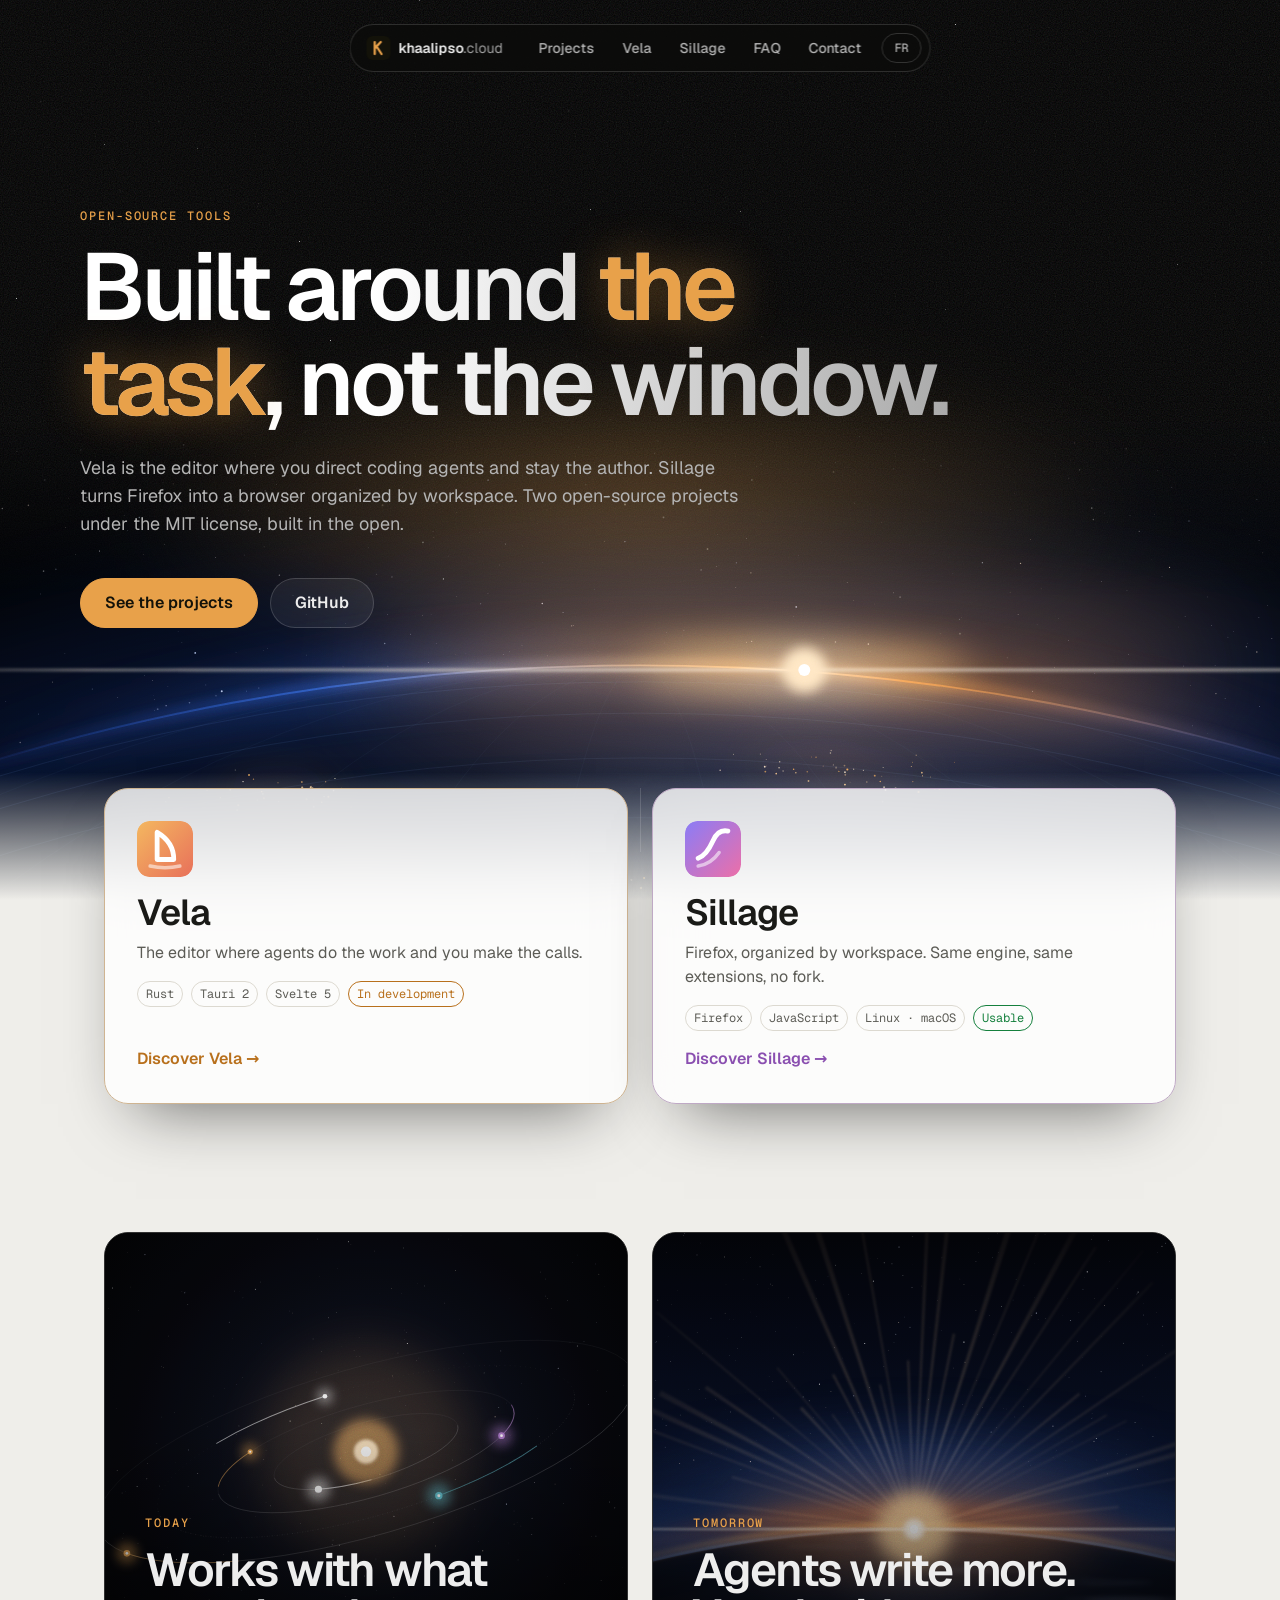
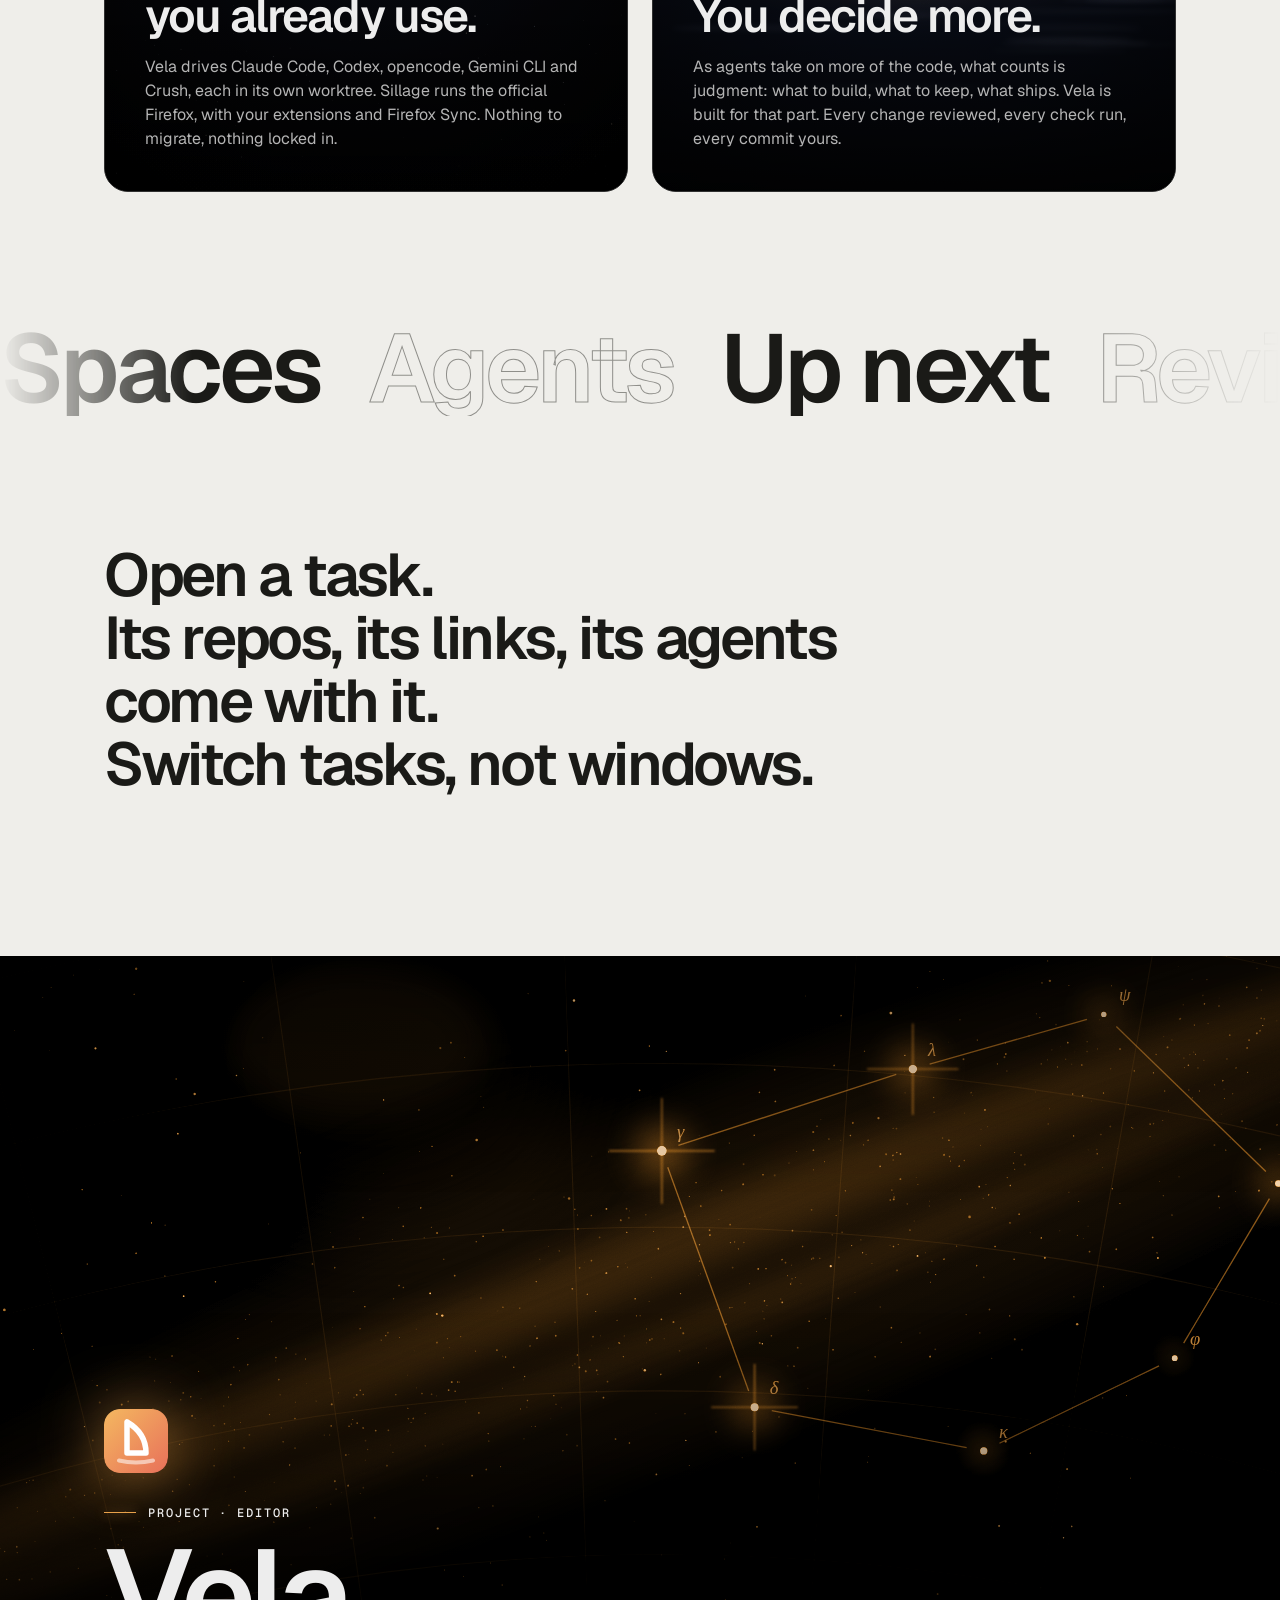
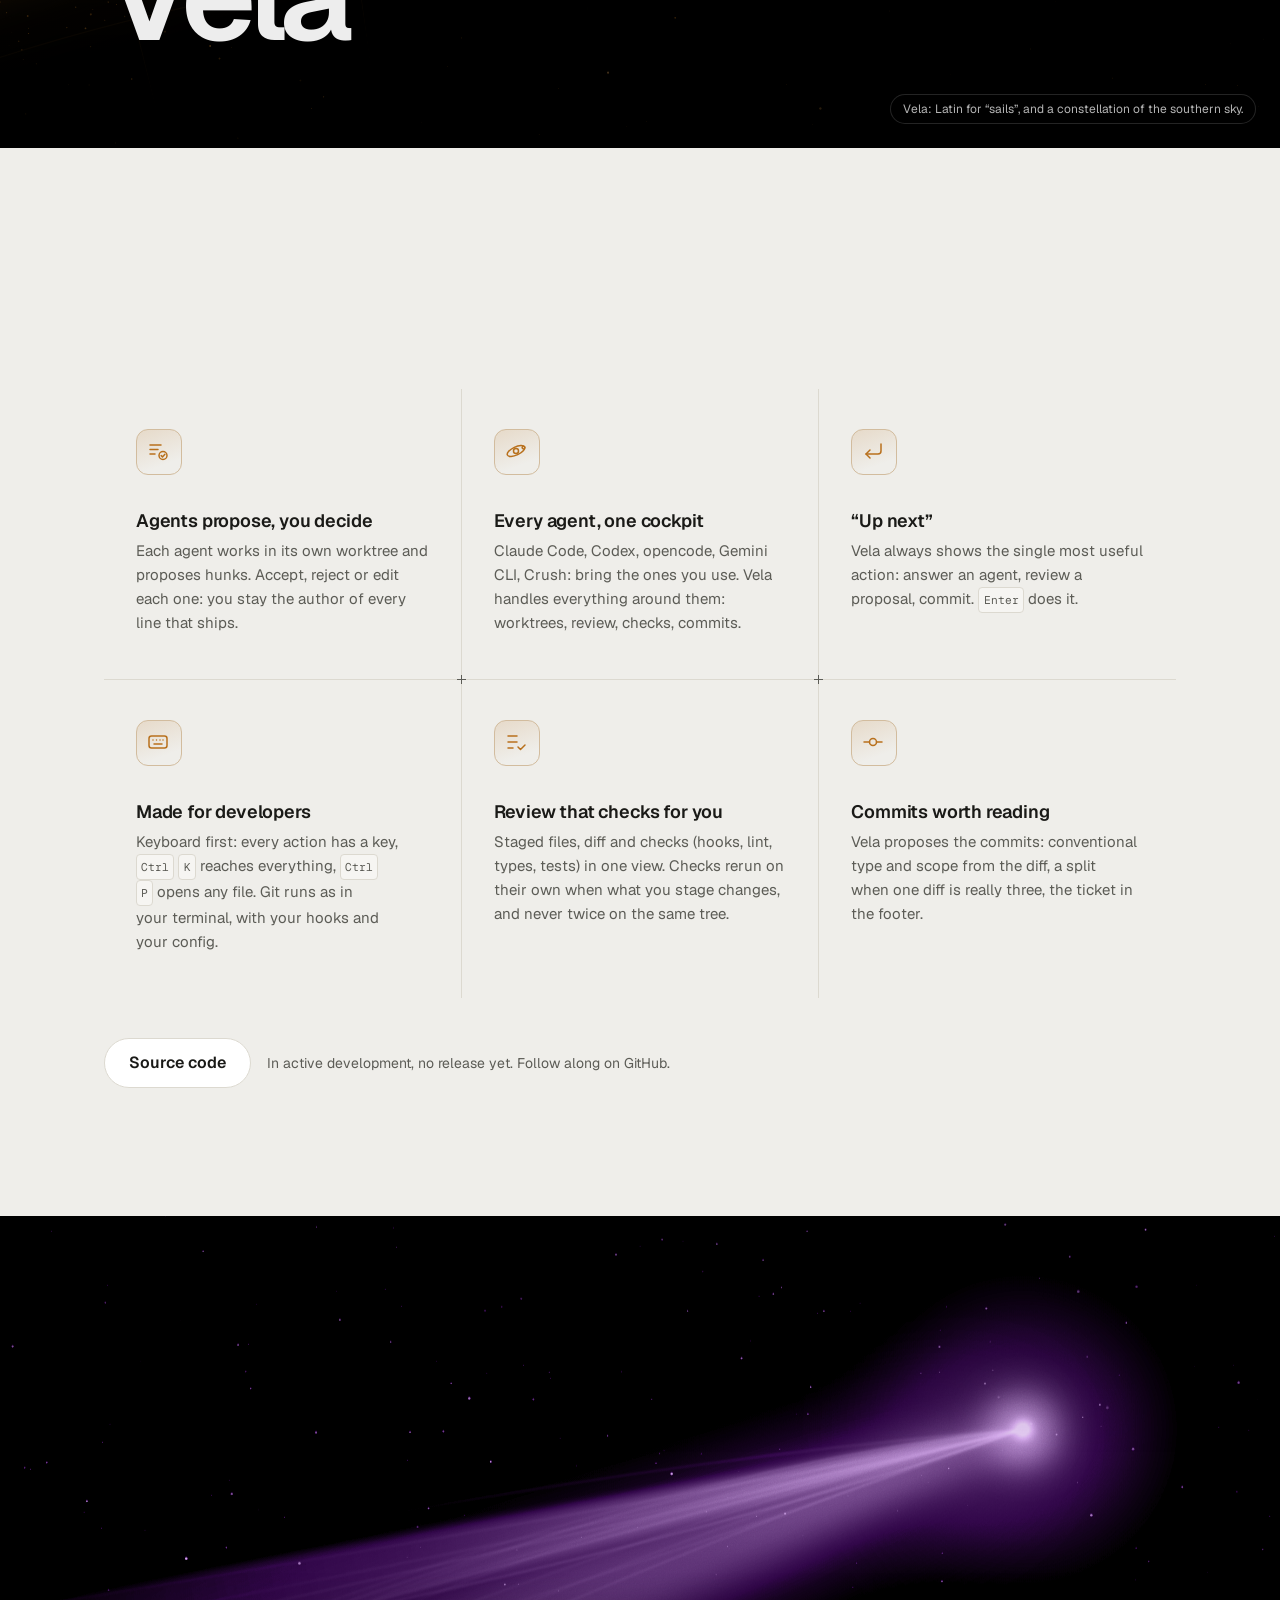
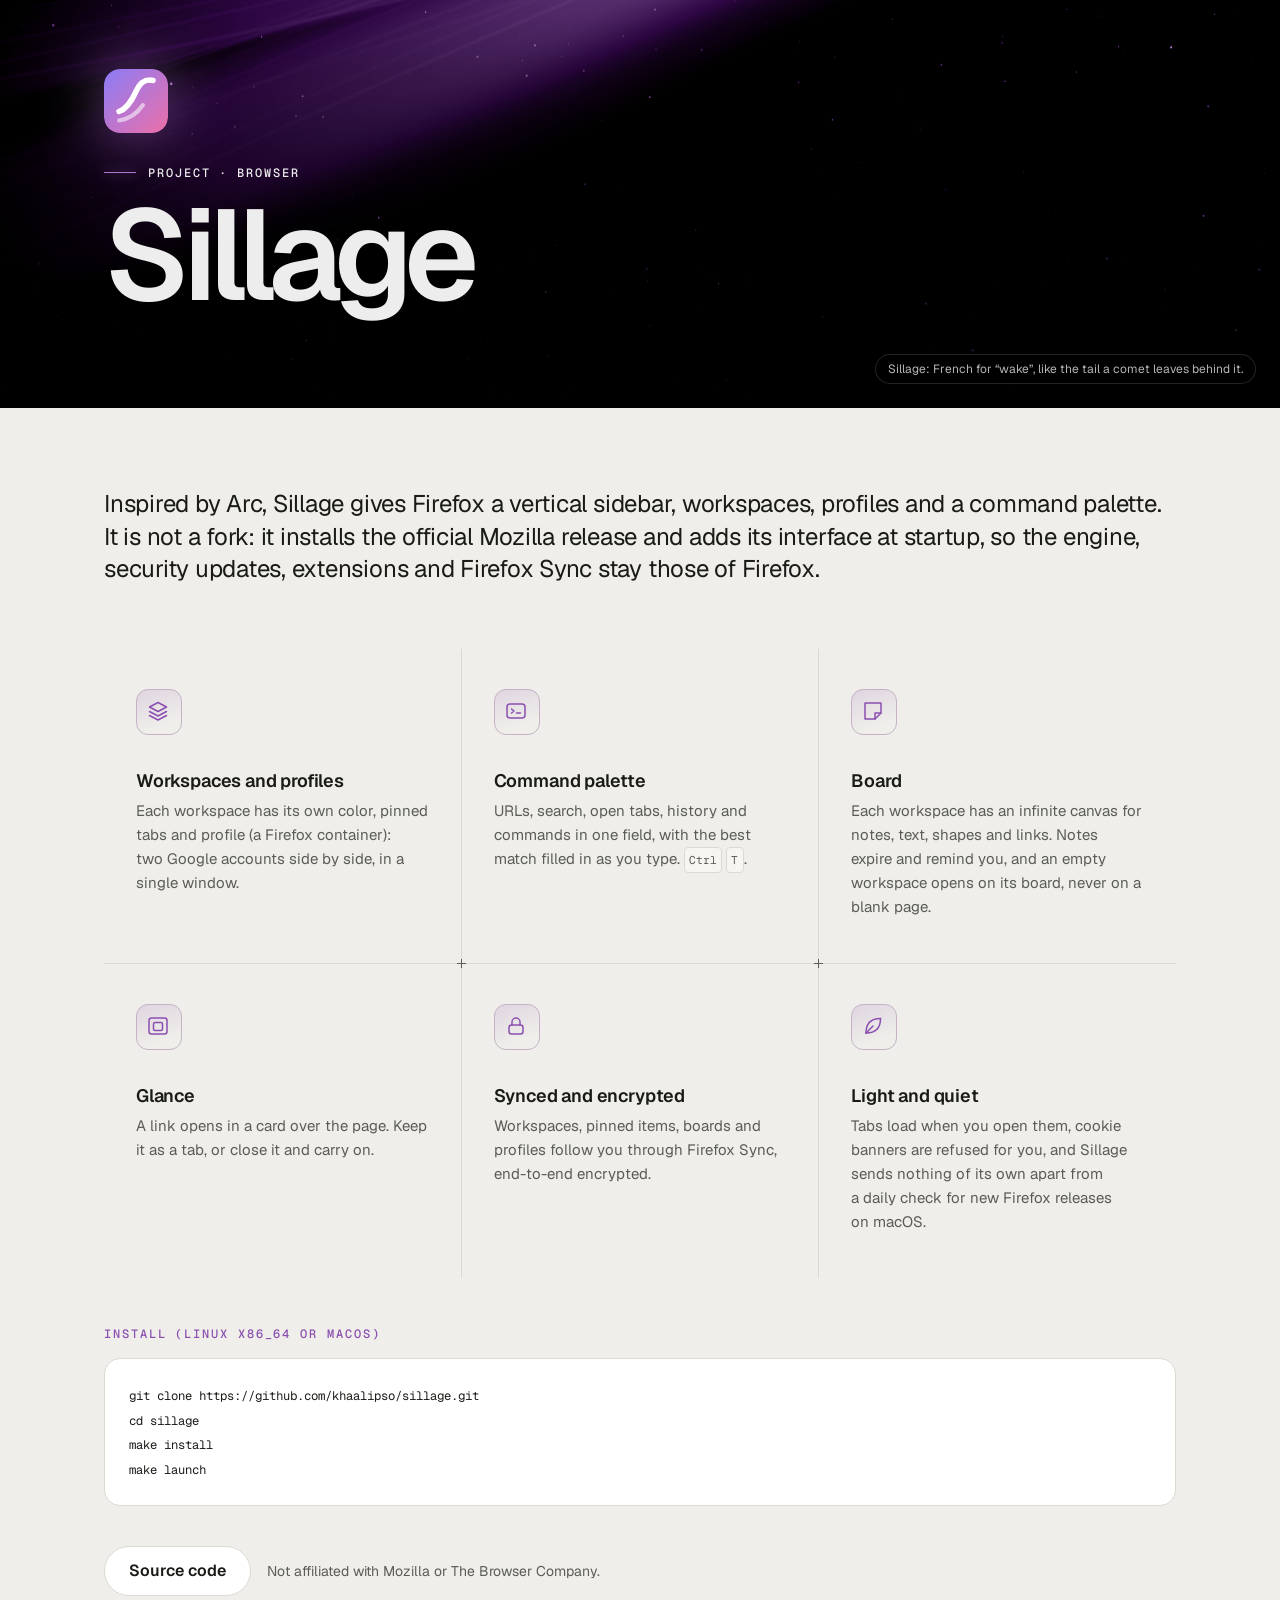
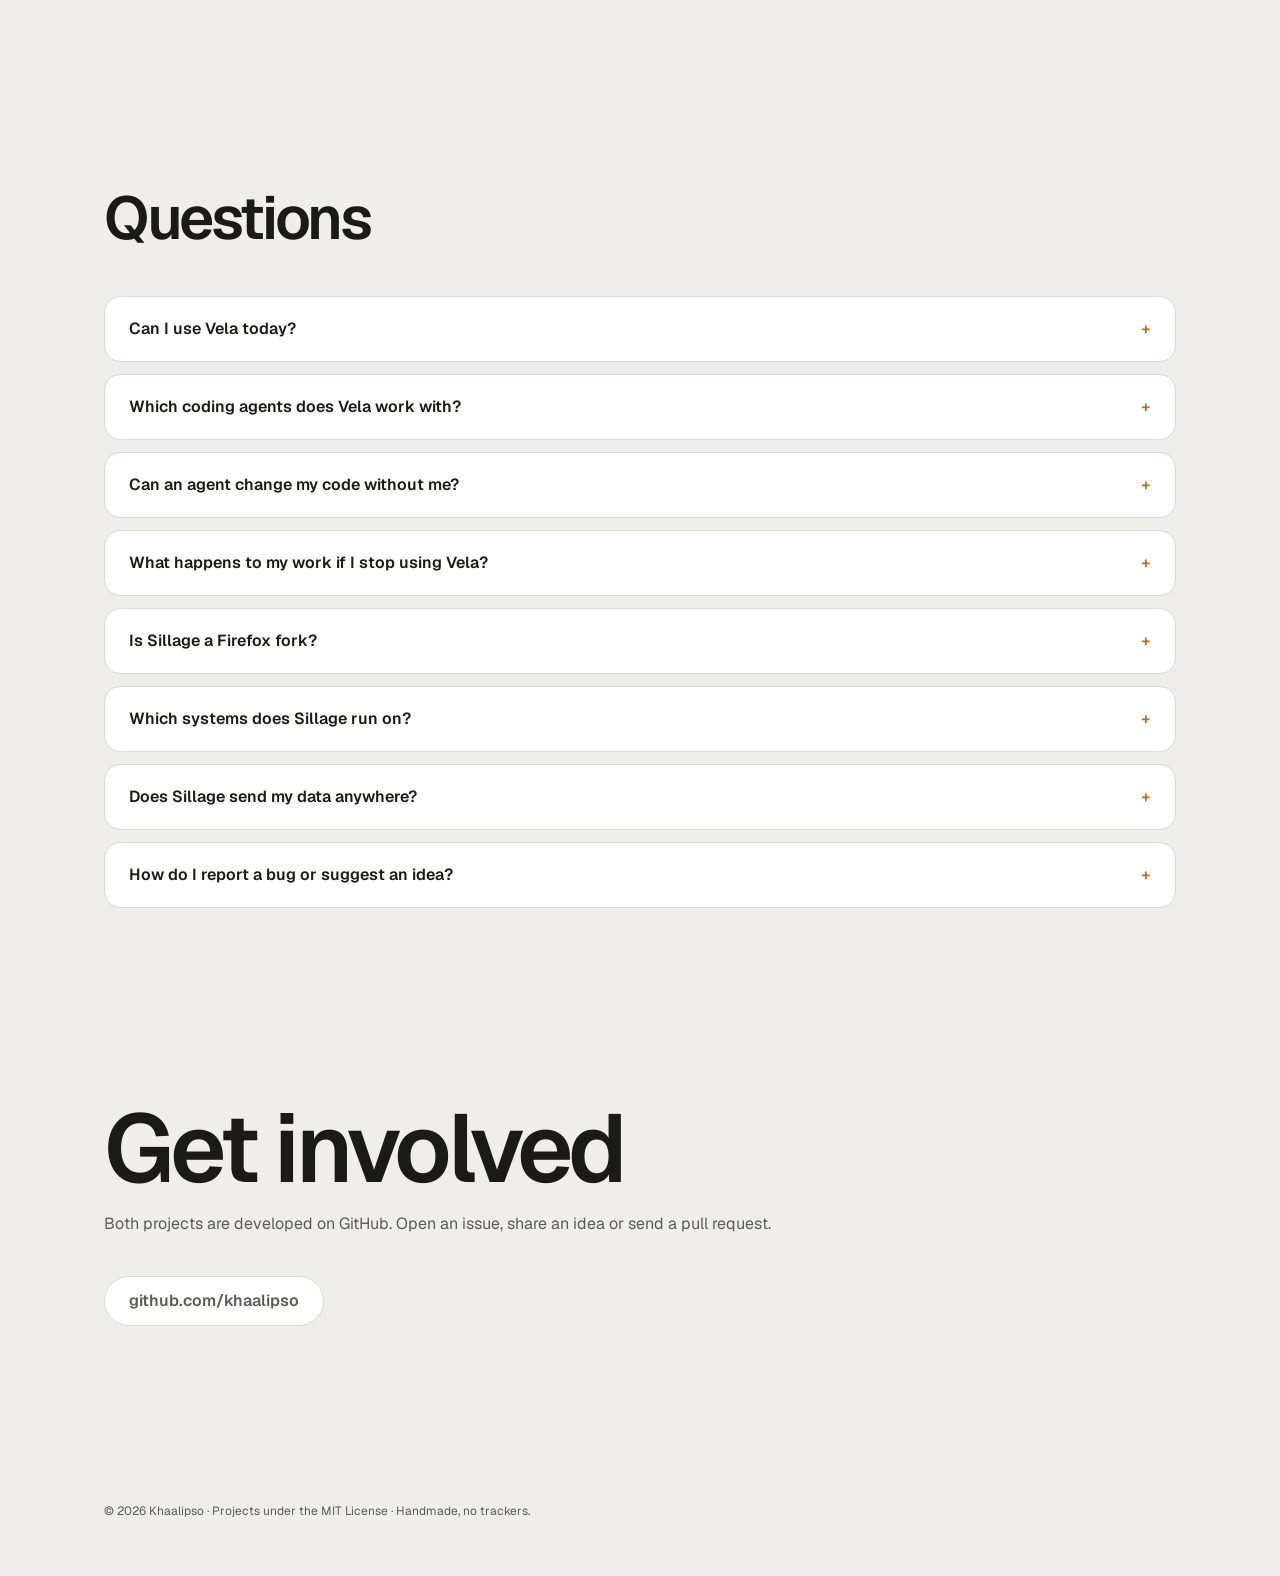
<file: index.html>
<!doctype html>
<html lang="en">
<head>
  <meta charset="utf-8">
  <meta name="viewport" content="width=device-width, initial-scale=1">
  <title>Khaalipso — Vela and Sillage</title>
  <meta name="description" content="Vela, the editor where you direct coding agents and stay the author, and Sillage, Firefox organized by workspace. Open source, MIT licensed.">
  <meta name="color-scheme" content="dark light">
  <meta property="og:title" content="Khaalipso">
  <meta property="og:description" content="Tools built around the task, not the window.">
  <meta property="og:url" content="https://khaalipso.cloud/">
  <meta property="og:type" content="website">
  <meta property="og:locale" content="en_US">
  <link rel="alternate" hreflang="en" href="https://khaalipso.cloud/">
  <link rel="alternate" hreflang="fr" href="https://khaalipso.cloud/fr/">
  <link rel="alternate" hreflang="x-default" href="https://khaalipso.cloud/">
  <link rel="icon" href="assets/favicon.svg" type="image/svg+xml">
  <link rel="preload" href="assets/fonts/geist.woff2" as="font" type="font/woff2" crossorigin>
  <link rel="stylesheet" href="style.css">
  <script src="assets/motion.js" defer></script>
  <script type="application/ld+json">
  {
    "@context": "https://schema.org",
    "@type": "FAQPage",
    "mainEntity": [
      {
        "@type": "Question",
        "name": "Can I use Vela today?",
        "acceptedAnswer": {
          "@type": "Answer",
          "text": "Not yet. Vela is still under construction and has no release. The source code is on GitHub."
        }
      },
      {
        "@type": "Question",
        "name": "Which coding agents does Vela work with?",
        "acceptedAnswer": {
          "@type": "Answer",
          "text": "Claude Code, Codex, opencode, Gemini CLI and Crush. Vela drives these existing tools and handles what surrounds them: worktrees, review, checks and commits."
        }
      },
      {
        "@type": "Question",
        "name": "Can an agent change my code without me?",
        "acceptedAnswer": {
          "@type": "Answer",
          "text": "No. Agents work in their own worktree and propose hunks. You accept, reject or edit each one before it reaches yours."
        }
      },
      {
        "@type": "Question",
        "name": "What happens to my work if I stop using Vela?",
        "acceptedAnswer": {
          "@type": "Answer",
          "text": "Nothing is lost. Spaces are git branches and standard git worktrees, so any git tool can still read them."
        }
      },
      {
        "@type": "Question",
        "name": "Is Sillage a Firefox fork?",
        "acceptedAnswer": {
          "@type": "Answer",
          "text": "No. Sillage installs an unmodified Mozilla release and injects its interface at startup. The engine, security updates, extensions and Firefox Sync stay those of Firefox."
        }
      },
      {
        "@type": "Question",
        "name": "Which systems does Sillage run on?",
        "acceptedAnswer": {
          "@type": "Answer",
          "text": "Linux x86_64 and macOS."
        }
      },
      {
        "@type": "Question",
        "name": "Does Sillage send my data anywhere?",
        "acceptedAnswer": {
          "@type": "Answer",
          "text": "Your workspaces and boards are stored in your Firefox profile. Sillage makes no network requests of its own beyond search suggestions from your default search engine (when enabled in Firefox), Firefox Sync when you are signed in, and, on macOS, a daily check for new Firefox releases."
        }
      },
      {
        "@type": "Question",
        "name": "How do I report a bug or suggest an idea?",
        "acceptedAnswer": {
          "@type": "Answer",
          "text": "Open an issue on khaalipso/vela or khaalipso/sillage. Contributions are welcome."
        }
      }
    ]
  }
  </script>
</head>
<body>
  <a class="skip" href="#projects">Skip to projects</a>

  <header class="top">
    <a class="brand" href="#" aria-label="Khaalipso, home">
      <img src="assets/favicon.svg" alt="" width="24" height="24">
      <span>khaalipso<span class="dim">.cloud</span></span>
    </a>
    <nav aria-label="Sections">
      <a href="#projects">Projects</a>
      <a href="#vela">Vela</a>
      <a href="#sillage">Sillage</a>
      <a href="#faq">FAQ</a>
      <a href="#contact">Contact</a>
      <a class="lang" href="fr/" hreflang="fr" lang="fr" title="Lire en français">FR</a>
    </nav>
  </header>

  <main>
    <section class="hero">
      <div class="sky" aria-hidden="true">
        <span class="stars"></span>
        <span class="stars far"></span>
        <picture data-speed=".25">
          <img src="assets/img/horizon.svg" alt="" width="1920" height="1080" fetchpriority="high" decoding="async">
        </picture>
        <span class="glow"></span>
      </div>
      <div class="hero-copy">
        <p class="eyebrow">Open-source tools</p>
        <h1>Built around <em>the task</em>, not the window.</h1>
        <p class="lead">Vela is the editor where you direct coding agents and stay the author. Sillage turns
          Firefox into a browser organized by workspace. Two open-source projects under the MIT
          license, built in the open.</p>
        <div class="actions">
          <a class="btn primary" href="#projects">See the projects</a>
          <a class="btn" href="https://github.com/khaalipso">GitHub</a>
        </div>
      </div>
      <span class="cue" aria-hidden="true"></span>
    </section>

    <section id="projects" class="projects" aria-label="Projects">
      <article class="card vela-card">
        <img src="assets/vela.svg" alt="" width="56" height="56">
        <div>
          <h2>Vela</h2>
          <p>The editor where agents do the work and you make the calls.</p>
          <p class="tags"><span>Rust</span><span>Tauri 2</span><span>Svelte 5</span><span class="status">In development</span></p>
        </div>
        <a class="more" href="#vela">Discover Vela <span aria-hidden="true">→</span></a>
      </article>
      <article class="card sillage-card">
        <img src="assets/sillage.svg" alt="" width="56" height="56">
        <div>
          <h2>Sillage</h2>
          <p>Firefox, organized by workspace. Same engine, same extensions, no fork.</p>
          <p class="tags"><span>Firefox</span><span>JavaScript</span><span>Linux · macOS</span><span class="status ok">Usable</span></p>
        </div>
        <a class="more" href="#sillage">Discover Sillage <span aria-hidden="true">→</span></a>
      </article>
    </section>

    <section class="duo" aria-label="Now and next">
      <article class="moment">
        <figure class="shot">
          <picture>
            <img src="assets/img/orbits.svg" alt="Small bodies orbiting a bright core, each on its own path" width="1200" height="1200" loading="lazy" decoding="async">
          </picture>
        </figure>
        <div>
          <p class="eyebrow">Today</p>
          <h2>Works with what you already use.</h2>
          <p>Vela drives Claude Code, Codex, opencode, Gemini CLI and Crush, each in its own worktree. Sillage runs the official Firefox, with your extensions and Firefox Sync. Nothing to migrate, nothing locked in.</p>
        </div>
      </article>
      <article class="moment">
        <figure class="shot">
          <picture>
            <img src="assets/img/dawn.svg" alt="The Sun breaking over a planet's horizon, its rays fanning out" width="1200" height="1200" loading="lazy" decoding="async">
          </picture>
        </figure>
        <div>
          <p class="eyebrow">Tomorrow</p>
          <h2>Agents write more. You decide more.</h2>
          <p>As agents take on more of the code, what counts is judgment: what to build, what to keep, what ships. Vela is built for that part. Every change reviewed, every check run, every commit yours.</p>
        </div>
      </article>
    </section>

    <div class="marquee" aria-hidden="true">
      <div class="track"><span>Spaces</span><span class="outline">Agents</span><span>Up next</span><span class="outline">Review</span><span>Commits</span><span class="outline">Workspaces</span><span>Board</span><span class="outline">Glance</span><span>Sync</span></div>
      <div class="track"><span>Spaces</span><span class="outline">Agents</span><span>Up next</span><span class="outline">Review</span><span>Commits</span><span class="outline">Workspaces</span><span>Board</span><span class="outline">Glance</span><span>Sync</span></div>
    </div>

    <section class="tagline" aria-label="Tagline">
      <p><span style="--i:0">Open</span> <span style="--i:1">a</span> <span style="--i:2">task.</span><br>
        <span style="--i:3">Its</span> <span style="--i:4">repos,</span> <span style="--i:5">its</span> <span style="--i:6">links,</span> <span style="--i:7">its</span> <span style="--i:8">agents</span> <span style="--i:9">come</span> <span style="--i:10">with</span> <span style="--i:11">it.</span><br>
        <span style="--i:12">Switch</span> <span style="--i:13">tasks,</span> <span style="--i:14">not</span> <span style="--i:15">windows.</span></p>
    </section>

    <section id="vela" class="project vela">
      <div class="stage">
        <picture data-speed=".1" aria-hidden="true">
          <img src="assets/img/vela-sky.svg" alt="" width="1600" height="900" loading="lazy" decoding="async">
        </picture>
        <div class="stage-copy">
          <img src="assets/vela.svg" alt="" width="64" height="64">
          <p class="eyebrow">Project · editor</p>
          <h2>Vela</h2>
        </div>
        <p class="credit">Vela: Latin for “sails”, and a constellation of the southern sky.</p>
      </div>

      <p class="lead">Agents now write a growing share of the code. Vela is where you run them: one
            <strong>space</strong> per task, with its repos, its links and its agents, each agent in
            its own worktree. They propose, you decide, and nothing reaches your code without you.</p>

      <ul class="features">
        <li>
          <h3>Agents propose, you decide</h3>
          <p>Each agent works in its own worktree and proposes hunks. Accept, reject or edit each one:
            you stay the author of every line that ships.</p>
        </li>
        <li>
          <h3>Every agent, one cockpit</h3>
          <p>Claude Code, Codex, opencode, Gemini CLI, Crush: bring the ones you use. Vela handles
            everything around them: worktrees, review, checks, commits.</p>
        </li>
        <li>
          <h3>“Up next”</h3>
          <p>Vela always shows the single most useful action: answer an agent, review a proposal,
            commit. <kbd>Enter</kbd> does it.</p>
        </li>
        <li>
          <h3>Made for developers</h3>
          <p>Keyboard first: every action has a key, <kbd>Ctrl</kbd> <kbd>K</kbd> reaches everything,
            <kbd>Ctrl</kbd> <kbd>P</kbd> opens any file. Git runs as in your terminal, with your hooks and your config.</p>
        </li>
        <li>
          <h3>Review that checks for you</h3>
          <p>Staged files, diff and checks (hooks, lint, types, tests) in one view. Checks rerun on
            their own when what you stage changes, and never twice on the same tree.</p>
        </li>
        <li>
          <h3>Commits worth reading</h3>
          <p>Vela proposes the commits: conventional type and scope from the diff, a split when one
            diff is really three, the ticket in the footer.</p>
        </li>
      </ul>

      <p class="links">
        <a class="btn" href="https://github.com/khaalipso/vela">Source code</a>
        <span class="note">In active development, no release yet. Follow along on GitHub.</span>
      </p>
    </section>

    <section id="sillage" class="project sillage">
      <div class="stage">
        <picture data-speed=".1" aria-hidden="true">
          <img src="assets/img/comet.svg" alt="" width="1600" height="1000" loading="lazy" decoding="async">
        </picture>
        <div class="stage-copy">
          <img src="assets/sillage.svg" alt="" width="64" height="64">
          <p class="eyebrow">Project · browser</p>
          <h2>Sillage</h2>
        </div>
        <p class="credit">Sillage: French for “wake”, like the tail a comet leaves behind it.</p>
      </div>

      <p class="lead">Inspired by Arc, Sillage gives Firefox a vertical sidebar, workspaces, profiles and a
            command palette. It is not a fork: it installs the official Mozilla release and adds its
            interface at startup, so the engine, security updates, extensions and Firefox Sync stay
            those of Firefox.</p>

      <ul class="features">
        <li>
          <h3>Workspaces and profiles</h3>
          <p>Each workspace has its own color, pinned tabs and profile (a Firefox container): two
            Google accounts side by side, in a single window.</p>
        </li>
        <li>
          <h3>Command palette</h3>
          <p>URLs, search, open tabs, history and commands in one field, with the best match filled in
            as you type. <kbd>Ctrl</kbd> <kbd>T</kbd>.</p>
        </li>
        <li>
          <h3>Board</h3>
          <p>Each workspace has an infinite canvas for notes, text, shapes and links. Notes expire and
            remind you, and an empty workspace opens on its board, never on a blank page.</p>
        </li>
        <li>
          <h3>Glance</h3>
          <p>A link opens in a card over the page. Keep it as a tab, or close it and carry on.</p>
        </li>
        <li>
          <h3>Synced and encrypted</h3>
          <p>Workspaces, pinned items, boards and profiles follow you through Firefox Sync,
            end-to-end encrypted.</p>
        </li>
        <li>
          <h3>Light and quiet</h3>
          <p>Tabs load when you open them, cookie banners are refused for you, and Sillage sends
            nothing of its own apart from a daily check for new Firefox releases on macOS.</p>
        </li>
      </ul>

      <div class="install">
        <p class="eyebrow">Install (Linux x86_64 or macOS)</p>
<pre><code>git clone https://github.com/khaalipso/sillage.git
cd sillage
make install
make launch</code></pre>
      </div>

      <p class="links">
        <a class="btn" href="https://github.com/khaalipso/sillage">Source code</a>
        <span class="note">Not affiliated with Mozilla or The Browser Company.</span>
      </p>
    </section>

    <section id="faq" class="faq">
      <h2>Questions</h2>
      <div>
        <details>
          <summary>Can I use Vela today?</summary>
          <p>Not yet. Vela is still under construction and has no release. The source code is on
            <a href="https://github.com/khaalipso/vela">GitHub</a>.</p>
        </details>
        <details>
          <summary>Which coding agents does Vela work with?</summary>
          <p>Claude Code, Codex, opencode, Gemini CLI and Crush. Vela drives these existing tools and
            handles what surrounds them: worktrees, review, checks and commits.</p>
        </details>
        <details>
          <summary>Can an agent change my code without me?</summary>
          <p>No. Agents work in their own worktree and propose hunks. You accept, reject or edit each
            one before it reaches yours.</p>
        </details>
        <details>
          <summary>What happens to my work if I stop using Vela?</summary>
          <p>Nothing is lost. Spaces are git branches and standard <code>git worktree</code>s, so any
            git tool can still read them.</p>
        </details>
        <details>
          <summary>Is Sillage a Firefox fork?</summary>
          <p>No. Sillage installs an unmodified Mozilla release and injects its interface at startup.
            The engine, security updates, extensions and Firefox Sync stay those of Firefox.</p>
        </details>
        <details>
          <summary>Which systems does Sillage run on?</summary>
          <p>Linux x86_64 and macOS.</p>
        </details>
        <details>
          <summary>Does Sillage send my data anywhere?</summary>
          <p>Your workspaces and boards are stored in your Firefox profile. Sillage makes no network
            requests of its own beyond search suggestions from your default search engine (when
            enabled in Firefox), Firefox Sync when you are signed in, and, on macOS, a daily check
            for new Firefox releases.</p>
        </details>
        <details>
          <summary>How do I report a bug or suggest an idea?</summary>
          <p>Open an issue on <a href="https://github.com/khaalipso/vela">khaalipso/vela</a> or
            <a href="https://github.com/khaalipso/sillage">khaalipso/sillage</a>. Contributions are
            welcome.</p>
        </details>
      </div>
    </section>

    <section id="contact" class="contact">
      <h2>Get involved</h2>
      <p>Both projects are developed on GitHub. Open an issue, share an idea or send a pull request.</p>
      <p class="actions">
        <a class="btn" href="https://github.com/khaalipso">github.com/khaalipso</a>
      </p>
    </section>
  </main>

  <footer class="bottom">
    <p>© 2026 Khaalipso · Projects under the MIT License · Handmade, no trackers.</p>
  </footer>
</body>
</html>
</file>
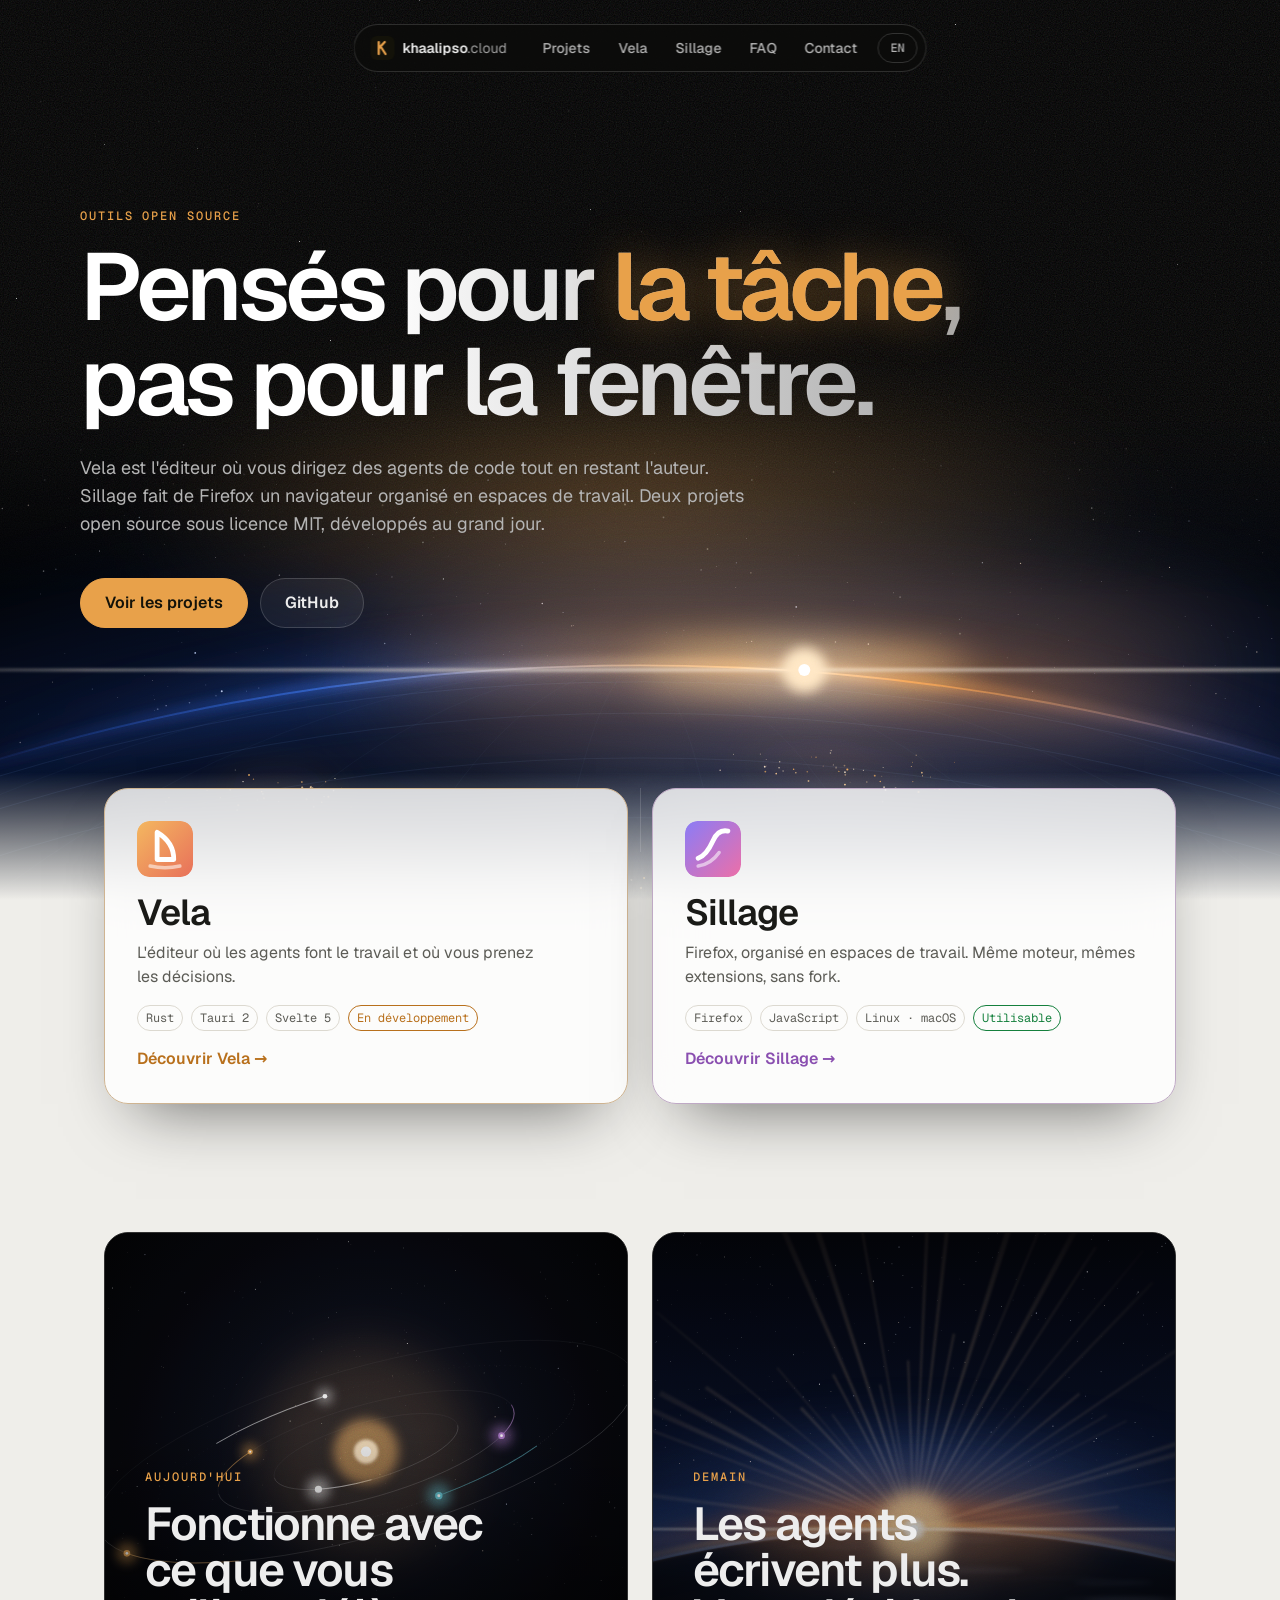
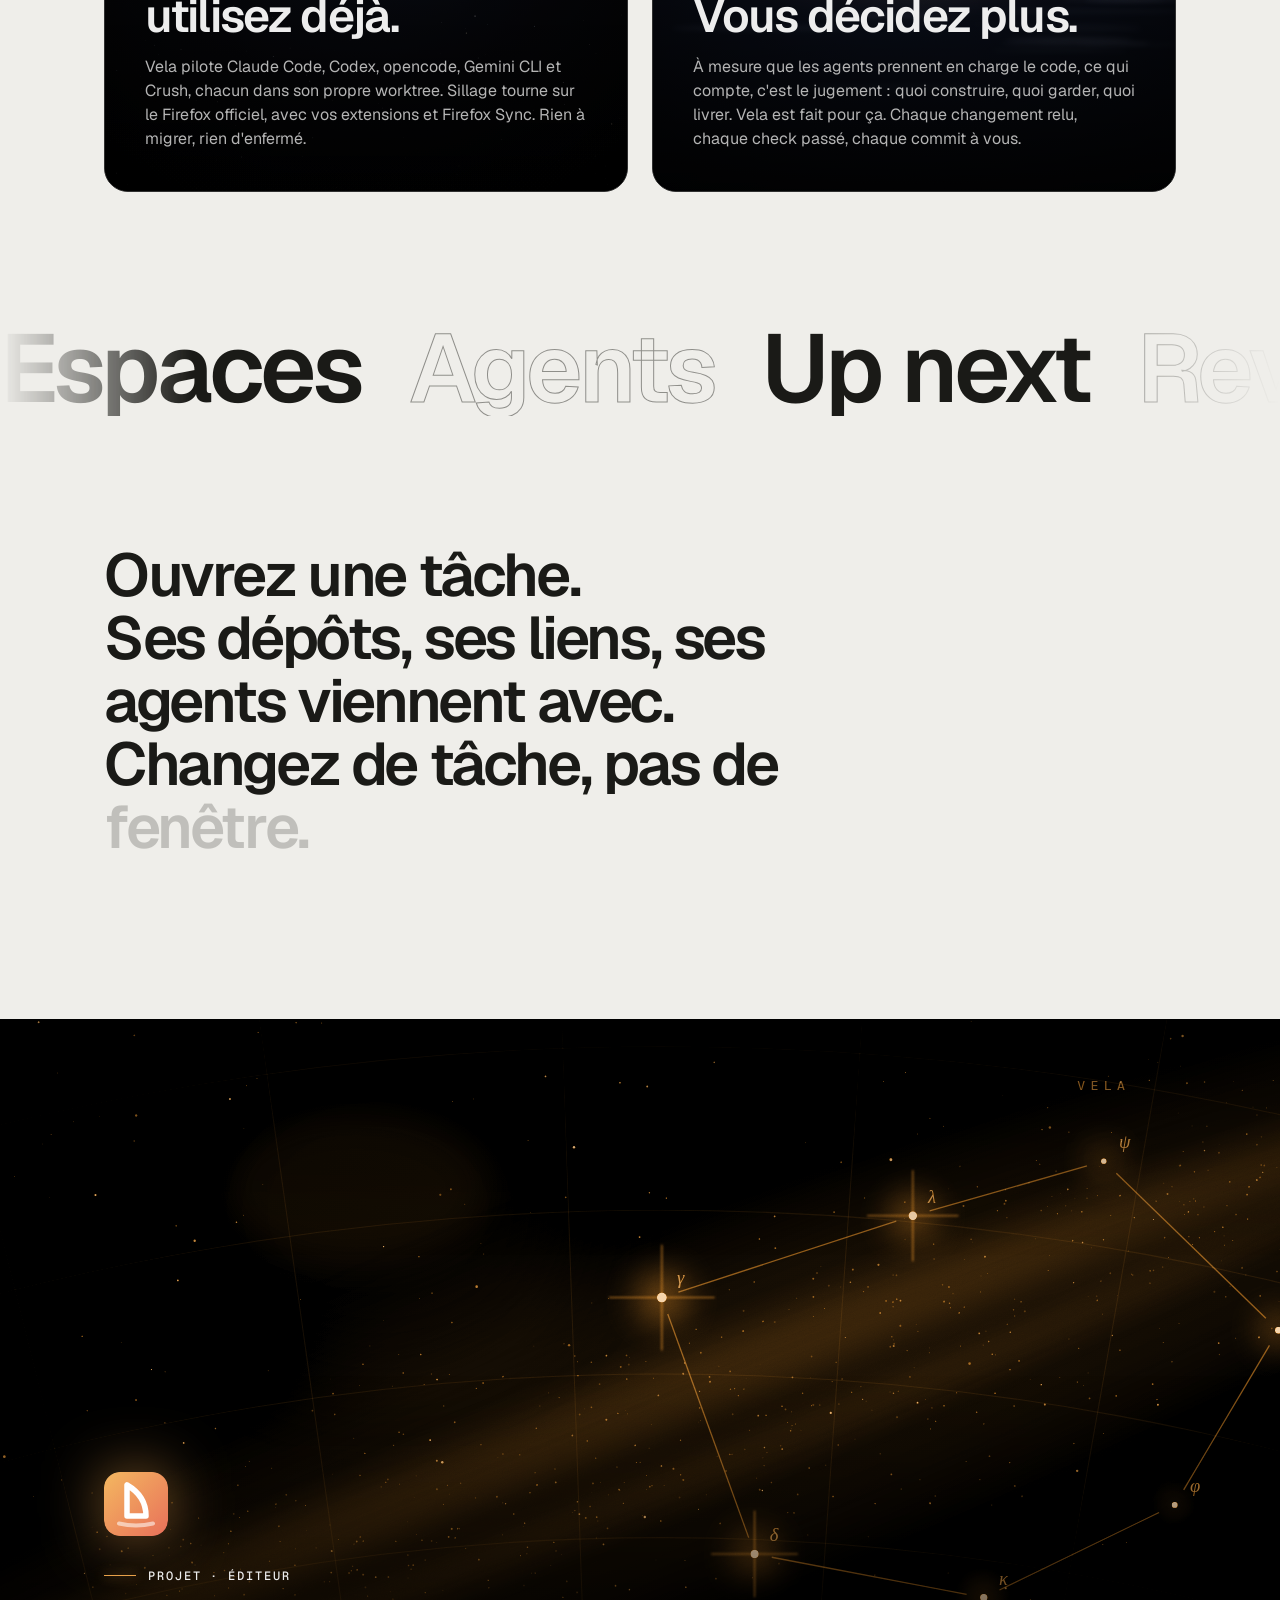
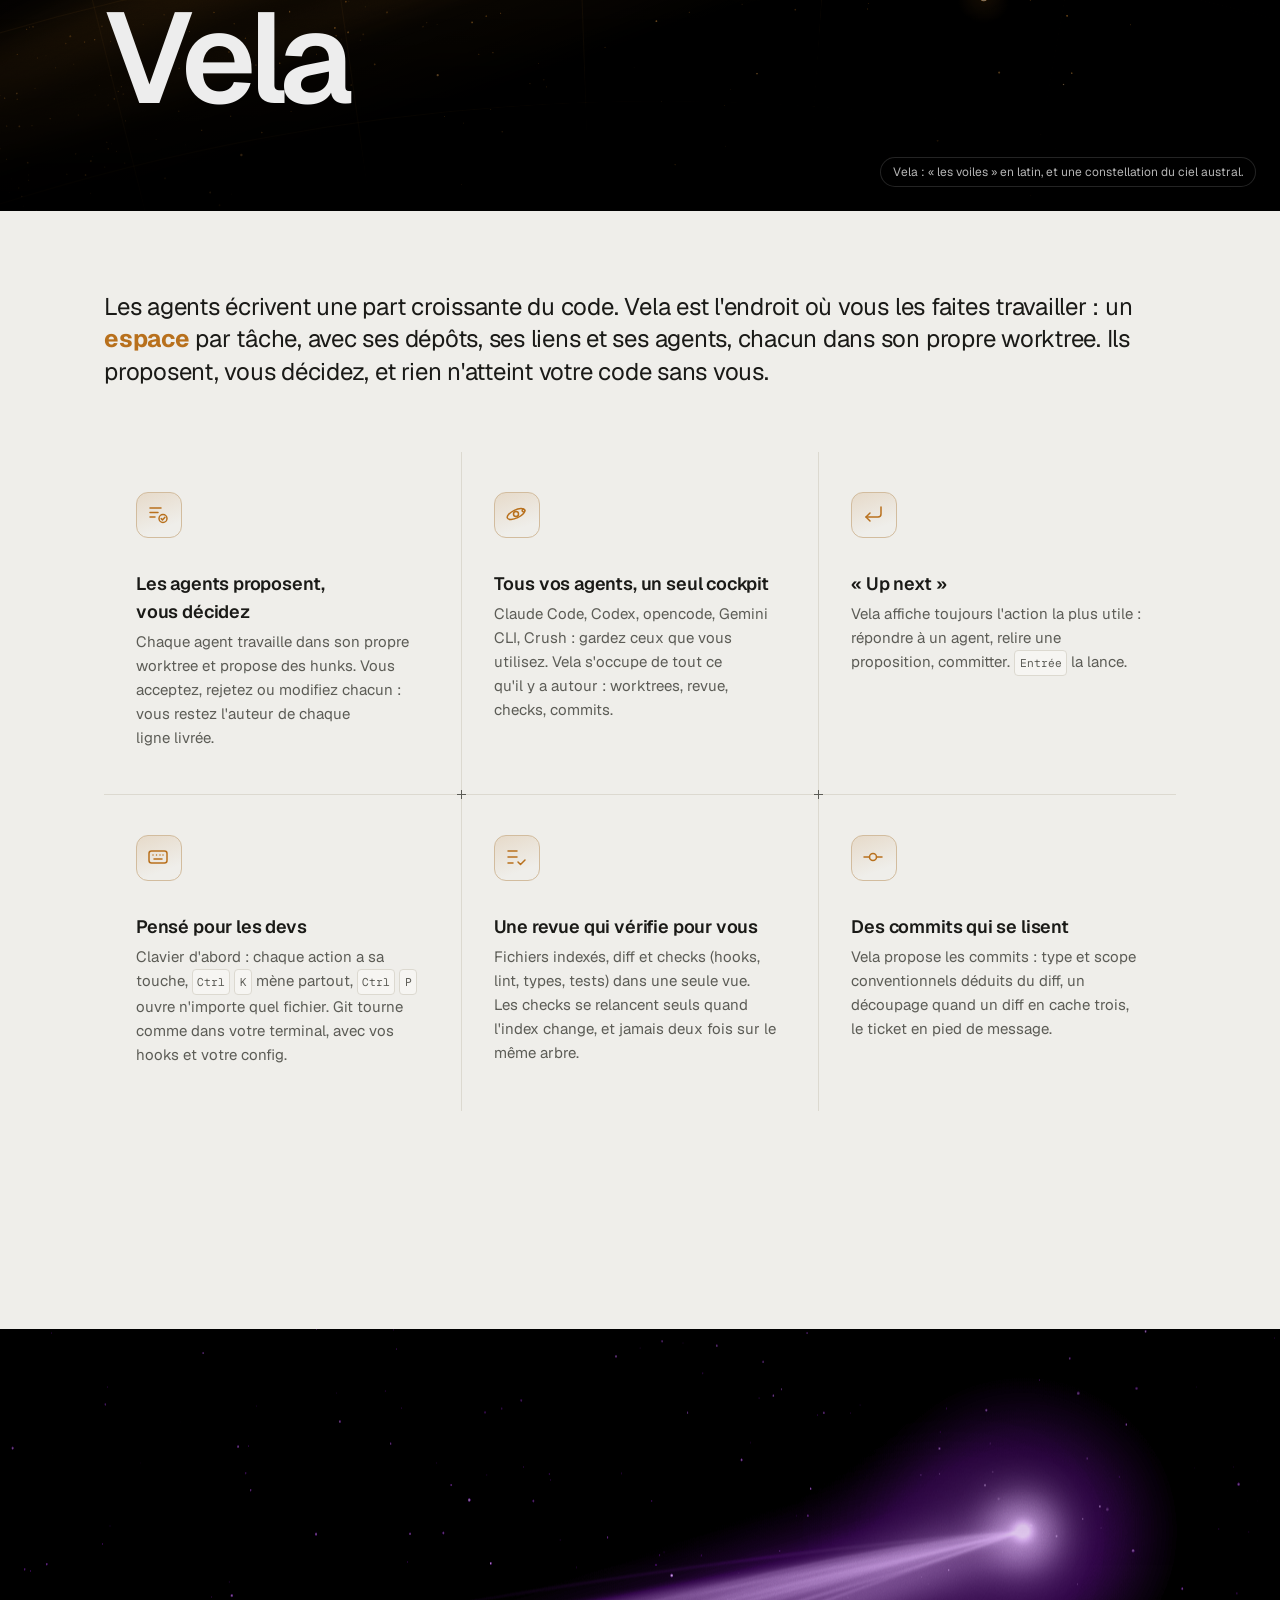
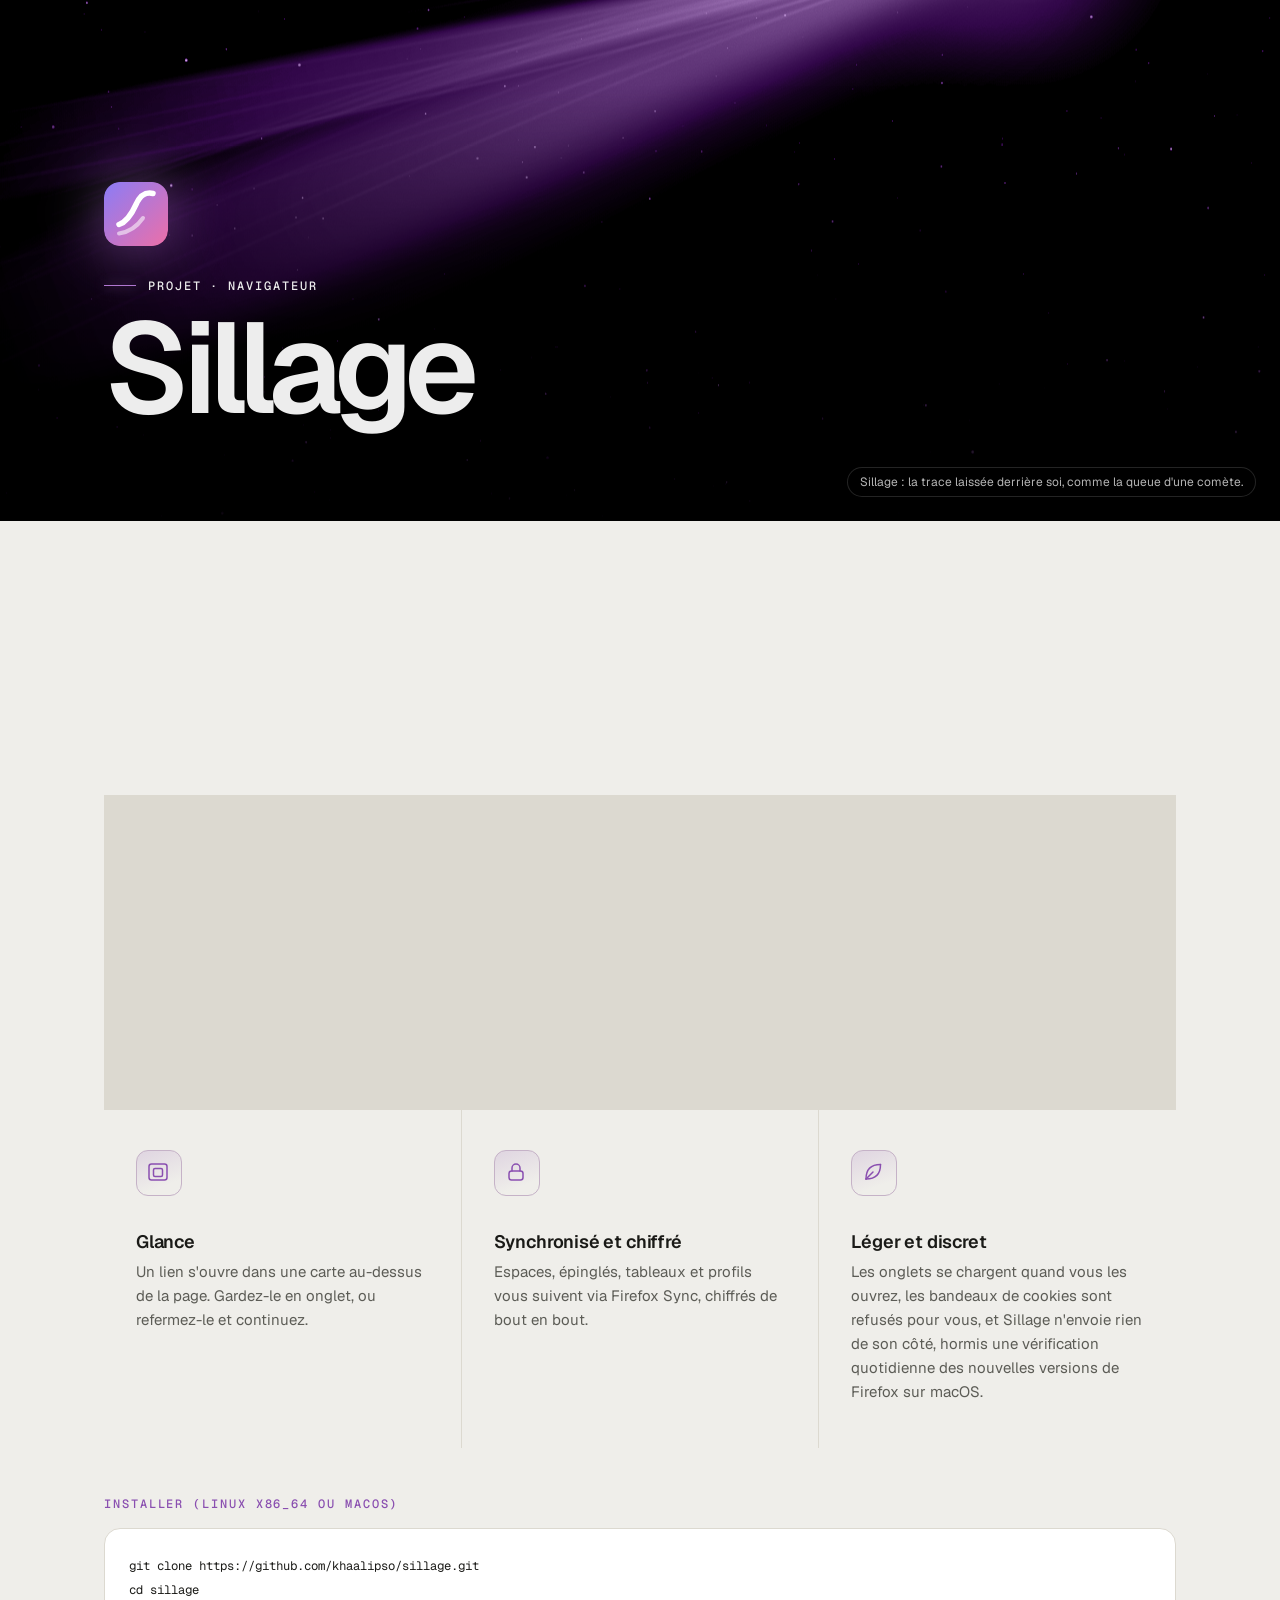
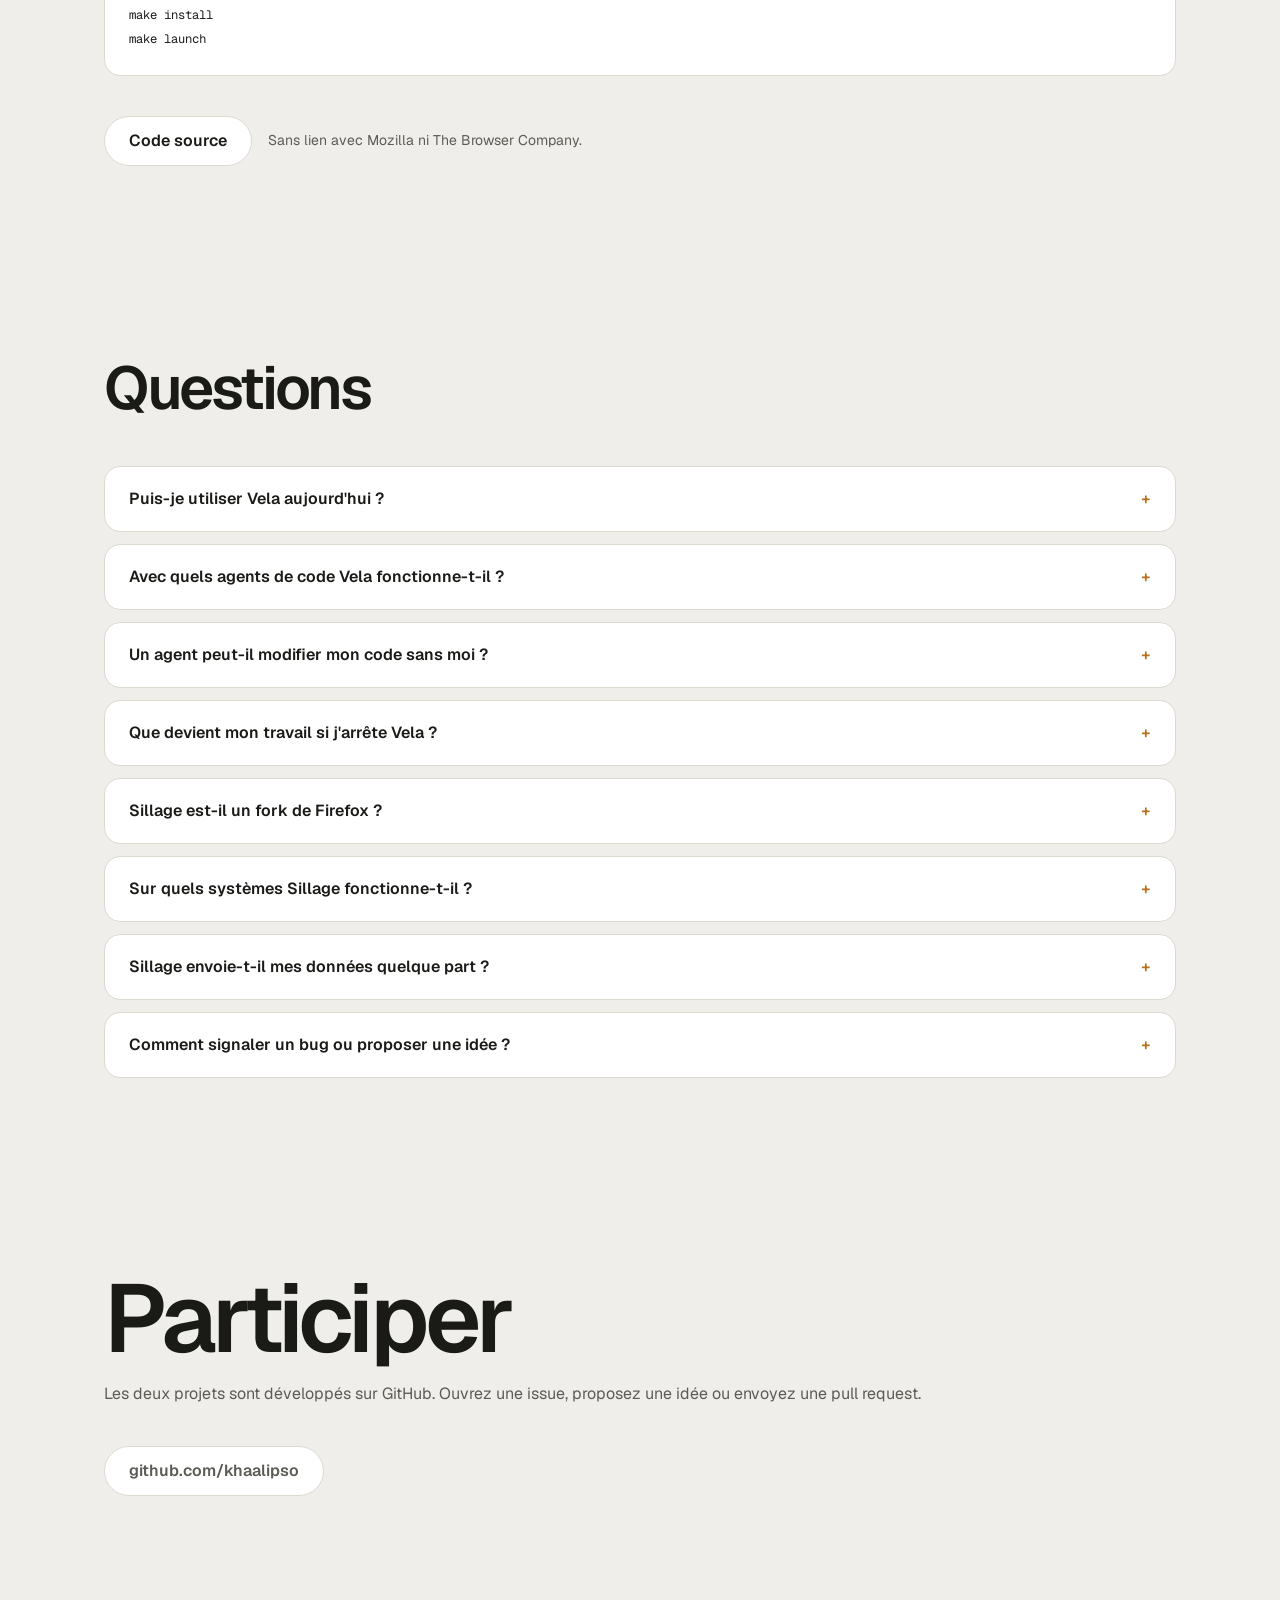
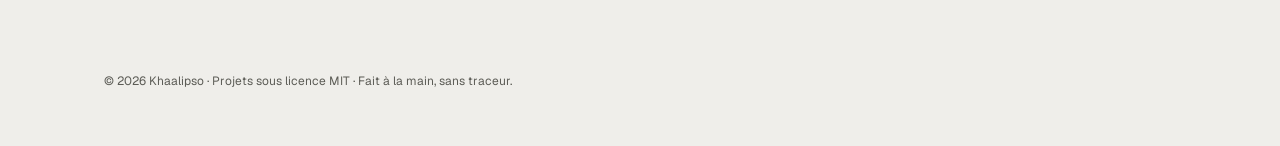
<file: fr/index.html>
<!doctype html>
<html lang="fr">
<head>
  <meta charset="utf-8">
  <meta name="viewport" content="width=device-width, initial-scale=1">
  <title>Khaalipso — Vela et Sillage</title>
  <meta name="description" content="Vela, l'éditeur où vous dirigez des agents de code tout en restant l'auteur, et Sillage, Firefox organisé en espaces de travail. Open source, sous licence MIT.">
  <meta name="color-scheme" content="dark light">
  <meta property="og:title" content="Khaalipso">
  <meta property="og:description" content="Des outils pensés pour la tâche, pas pour la fenêtre.">
  <meta property="og:url" content="https://khaalipso.cloud/fr/">
  <meta property="og:type" content="website">
  <meta property="og:locale" content="fr_FR">
  <link rel="alternate" hreflang="en" href="https://khaalipso.cloud/">
  <link rel="alternate" hreflang="fr" href="https://khaalipso.cloud/fr/">
  <link rel="alternate" hreflang="x-default" href="https://khaalipso.cloud/">
  <link rel="icon" href="../assets/favicon.svg" type="image/svg+xml">
  <link rel="preload" href="../assets/fonts/geist.woff2" as="font" type="font/woff2" crossorigin>
  <link rel="stylesheet" href="../style.css">
  <script src="../assets/motion.js" defer></script>
  <script type="application/ld+json">
  {
    "@context": "https://schema.org",
    "@type": "FAQPage",
    "mainEntity": [
      {
        "@type": "Question",
        "name": "Puis-je utiliser Vela aujourd'hui ?",
        "acceptedAnswer": {
          "@type": "Answer",
          "text": "Pas encore. Vela est en construction et n'a pas de version publiée. Le code source est sur GitHub."
        }
      },
      {
        "@type": "Question",
        "name": "Avec quels agents de code Vela fonctionne-t-il ?",
        "acceptedAnswer": {
          "@type": "Answer",
          "text": "Claude Code, Codex, opencode, Gemini CLI et Crush. Vela pilote ces outils existants et s'occupe de tout ce qu'il y a autour : worktrees, revue, checks et commits."
        }
      },
      {
        "@type": "Question",
        "name": "Un agent peut-il modifier mon code sans moi ?",
        "acceptedAnswer": {
          "@type": "Answer",
          "text": "Non. Les agents travaillent dans leur propre worktree et proposent des hunks. Vous acceptez, rejetez ou modifiez chacun d'eux avant qu'il n'arrive dans le vôtre."
        }
      },
      {
        "@type": "Question",
        "name": "Que devient mon travail si j'arrête Vela ?",
        "acceptedAnswer": {
          "@type": "Answer",
          "text": "Rien n'est perdu. Les espaces sont des branches et des git worktree standards : n'importe quel outil git sait les lire."
        }
      },
      {
        "@type": "Question",
        "name": "Sillage est-il un fork de Firefox ?",
        "acceptedAnswer": {
          "@type": "Answer",
          "text": "Non. Sillage installe un Firefox officiel non modifié et injecte son interface au démarrage. Moteur, mises à jour de sécurité, extensions et Firefox Sync restent ceux de Mozilla."
        }
      },
      {
        "@type": "Question",
        "name": "Sur quels systèmes Sillage fonctionne-t-il ?",
        "acceptedAnswer": {
          "@type": "Answer",
          "text": "Linux x86_64 et macOS."
        }
      },
      {
        "@type": "Question",
        "name": "Sillage envoie-t-il mes données quelque part ?",
        "acceptedAnswer": {
          "@type": "Answer",
          "text": "Vos espaces et tableaux sont stockés dans votre profil Firefox. Sillage ne fait aucune requête réseau propre, hormis les suggestions de votre moteur de recherche par défaut (si elles sont activées dans Firefox), Firefox Sync quand vous êtes connecté et, sur macOS, une vérification quotidienne des nouvelles versions de Firefox."
        }
      },
      {
        "@type": "Question",
        "name": "Comment signaler un bug ou proposer une idée ?",
        "acceptedAnswer": {
          "@type": "Answer",
          "text": "Ouvrez une issue sur khaalipso/vela ou khaalipso/sillage. Les contributions sont les bienvenues."
        }
      }
    ]
  }
  </script>
</head>
<body>
  <a class="skip" href="#projets">Aller aux projets</a>

  <header class="top">
    <a class="brand" href="#" aria-label="Khaalipso, accueil">
      <img src="../assets/favicon.svg" alt="" width="24" height="24">
      <span>khaalipso<span class="dim">.cloud</span></span>
    </a>
    <nav aria-label="Sections">
      <a href="#projets">Projets</a>
      <a href="#vela">Vela</a>
      <a href="#sillage">Sillage</a>
      <a href="#faq">FAQ</a>
      <a href="#contact">Contact</a>
      <a class="lang" href="../" hreflang="en" lang="en" title="Read in English">EN</a>
    </nav>
  </header>

  <main>
    <section class="hero">
      <div class="sky" aria-hidden="true">
        <span class="stars"></span>
        <span class="stars far"></span>
        <picture data-speed=".25">
          <img src="../assets/img/horizon.svg" alt="" width="1920" height="1080" fetchpriority="high" decoding="async">
        </picture>
        <span class="glow"></span>
      </div>
      <div class="hero-copy">
        <p class="eyebrow">Outils open source</p>
        <h1>Pensés pour <em>la tâche</em>, pas pour la fenêtre.</h1>
        <p class="lead">Vela est l'éditeur où vous dirigez des agents de code tout en restant l'auteur. Sillage
          fait de Firefox un navigateur organisé en espaces de travail. Deux projets open source sous
          licence MIT, développés au grand jour.</p>
        <div class="actions">
          <a class="btn primary" href="#projets">Voir les projets</a>
          <a class="btn" href="https://github.com/khaalipso">GitHub</a>
        </div>
      </div>
      <span class="cue" aria-hidden="true"></span>
    </section>

    <section id="projets" class="projects" aria-label="Projets">
      <article class="card vela-card">
        <img src="../assets/vela.svg" alt="" width="56" height="56">
        <div>
          <h2>Vela</h2>
          <p>L'éditeur où les agents font le travail et où vous prenez les décisions.</p>
          <p class="tags"><span>Rust</span><span>Tauri 2</span><span>Svelte 5</span><span class="status">En développement</span></p>
        </div>
        <a class="more" href="#vela">Découvrir Vela <span aria-hidden="true">→</span></a>
      </article>
      <article class="card sillage-card">
        <img src="../assets/sillage.svg" alt="" width="56" height="56">
        <div>
          <h2>Sillage</h2>
          <p>Firefox, organisé en espaces de travail. Même moteur, mêmes extensions, sans fork.</p>
          <p class="tags"><span>Firefox</span><span>JavaScript</span><span>Linux · macOS</span><span class="status ok">Utilisable</span></p>
        </div>
        <a class="more" href="#sillage">Découvrir Sillage <span aria-hidden="true">→</span></a>
      </article>
    </section>

    <section class="duo" aria-label="Aujourd'hui et demain">
      <article class="moment">
        <figure class="shot">
          <picture>
            <img src="../assets/img/orbits.svg" alt="Des petits astres en orbite autour d'un cœur lumineux, chacun sur sa trajectoire" width="1200" height="1200" loading="lazy" decoding="async">
          </picture>
        </figure>
        <div>
          <p class="eyebrow">Aujourd'hui</p>
          <h2>Fonctionne avec ce que vous utilisez déjà.</h2>
          <p>Vela pilote Claude Code, Codex, opencode, Gemini CLI et Crush, chacun dans son propre worktree. Sillage tourne sur le Firefox officiel, avec vos extensions et Firefox Sync. Rien à migrer, rien d'enfermé.</p>
        </div>
      </article>
      <article class="moment">
        <figure class="shot">
          <picture>
            <img src="../assets/img/dawn.svg" alt="Le Soleil se lève sur l'horizon d'une planète, ses rayons en éventail" width="1200" height="1200" loading="lazy" decoding="async">
          </picture>
        </figure>
        <div>
          <p class="eyebrow">Demain</p>
          <h2>Les agents écrivent plus. Vous décidez plus.</h2>
          <p>À mesure que les agents prennent en charge le code, ce qui compte, c'est le jugement&nbsp;: quoi construire, quoi garder, quoi livrer. Vela est fait pour ça. Chaque changement relu, chaque check passé, chaque commit à vous.</p>
        </div>
      </article>
    </section>

    <div class="marquee" aria-hidden="true">
      <div class="track"><span>Espaces</span><span class="outline">Agents</span><span>Up next</span><span class="outline">Revue</span><span>Commits</span><span class="outline">Profils</span><span>Tableau blanc</span><span class="outline">Glance</span><span>Sync</span></div>
      <div class="track"><span>Espaces</span><span class="outline">Agents</span><span>Up next</span><span class="outline">Revue</span><span>Commits</span><span class="outline">Profils</span><span>Tableau blanc</span><span class="outline">Glance</span><span>Sync</span></div>
    </div>

    <section class="tagline" aria-label="Devise">
      <p><span style="--i:0">Ouvrez</span> <span style="--i:1">une</span> <span style="--i:2">tâche.</span><br>
        <span style="--i:3">Ses</span> <span style="--i:4">dépôts,</span> <span style="--i:5">ses</span> <span style="--i:6">liens,</span> <span style="--i:7">ses</span> <span style="--i:8">agents</span> <span style="--i:9">viennent</span> <span style="--i:10">avec.</span><br>
        <span style="--i:11">Changez</span> <span style="--i:12">de</span> <span style="--i:13">tâche,</span> <span style="--i:14">pas</span> <span style="--i:15">de</span> <span style="--i:16">fenêtre.</span></p>
    </section>

    <section id="vela" class="project vela">
      <div class="stage">
        <picture data-speed=".1" aria-hidden="true">
          <img src="../assets/img/vela-sky.svg" alt="" width="1600" height="900" loading="lazy" decoding="async">
        </picture>
        <div class="stage-copy">
          <img src="../assets/vela.svg" alt="" width="64" height="64">
          <p class="eyebrow">Projet · éditeur</p>
          <h2>Vela</h2>
        </div>
        <p class="credit">Vela&nbsp;: «&nbsp;les voiles&nbsp;» en latin, et une constellation du ciel austral.</p>
      </div>

      <p class="lead">Les agents écrivent une part croissante du code. Vela est l'endroit où vous les faites
            travailler&nbsp;: un <strong>espace</strong> par tâche, avec ses dépôts, ses liens et ses
            agents, chacun dans son propre worktree. Ils proposent, vous décidez, et rien n'atteint
            votre code sans vous.</p>

      <ul class="features">
        <li>
          <h3>Les agents proposent, vous décidez</h3>
          <p>Chaque agent travaille dans son propre worktree et propose des hunks. Vous acceptez,
            rejetez ou modifiez chacun&nbsp;: vous restez l'auteur de chaque ligne livrée.</p>
        </li>
        <li>
          <h3>Tous vos agents, un seul cockpit</h3>
          <p>Claude Code, Codex, opencode, Gemini CLI, Crush&nbsp;: gardez ceux que vous utilisez. Vela
            s'occupe de tout ce qu'il y a autour&nbsp;: worktrees, revue, checks, commits.</p>
        </li>
        <li>
          <h3>«&nbsp;Up next&nbsp;»</h3>
          <p>Vela affiche toujours l'action la plus utile&nbsp;: répondre à un agent, relire une
            proposition, committer. <kbd>Entrée</kbd> la lance.</p>
        </li>
        <li>
          <h3>Pensé pour les devs</h3>
          <p>Clavier d'abord&nbsp;: chaque action a sa touche, <kbd>Ctrl</kbd> <kbd>K</kbd> mène partout,
            <kbd>Ctrl</kbd> <kbd>P</kbd> ouvre n'importe quel fichier. Git tourne comme dans votre terminal, avec vos
            hooks et votre config.</p>
        </li>
        <li>
          <h3>Une revue qui vérifie pour vous</h3>
          <p>Fichiers indexés, diff et checks (hooks, lint, types, tests) dans une seule vue. Les
            checks se relancent seuls quand l'index change, et jamais deux fois sur le même arbre.</p>
        </li>
        <li>
          <h3>Des commits qui se lisent</h3>
          <p>Vela propose les commits&nbsp;: type et scope conventionnels déduits du diff, un découpage
            quand un diff en cache trois, le ticket en pied de message.</p>
        </li>
      </ul>

      <p class="links">
        <a class="btn" href="https://github.com/khaalipso/vela">Code source</a>
        <span class="note">En développement actif, pas encore de version publiée. Suivez l'avancée sur GitHub.</span>
      </p>
    </section>

    <section id="sillage" class="project sillage">
      <div class="stage">
        <picture data-speed=".1" aria-hidden="true">
          <img src="../assets/img/comet.svg" alt="" width="1600" height="1000" loading="lazy" decoding="async">
        </picture>
        <div class="stage-copy">
          <img src="../assets/sillage.svg" alt="" width="64" height="64">
          <p class="eyebrow">Projet · navigateur</p>
          <h2>Sillage</h2>
        </div>
        <p class="credit">Sillage&nbsp;: la trace laissée derrière soi, comme la queue d'une comète.</p>
      </div>

      <p class="lead">Inspiré d'Arc, Sillage donne à Firefox une barre latérale verticale, des espaces de
            travail, des profils et une palette de commandes. Ce n'est pas un fork&nbsp;: il installe le
            Firefox officiel de Mozilla et ajoute son interface au démarrage, si bien que moteur, mises
            à jour de sécurité, extensions et Firefox Sync restent ceux de Firefox.</p>

      <ul class="features">
        <li>
          <h3>Espaces et profils</h3>
          <p>Chaque espace a sa couleur, ses onglets épinglés et son profil (un conteneur Firefox)&nbsp;:
            deux comptes Google côte à côte, dans une seule fenêtre.</p>
        </li>
        <li>
          <h3>Palette de commandes</h3>
          <p>URL, recherche, onglets ouverts, historique et commandes dans un seul champ, avec la
            meilleure correspondance complétée pendant la frappe. <kbd>Ctrl</kbd> <kbd>T</kbd>.</p>
        </li>
        <li>
          <h3>Tableau blanc</h3>
          <p>Chaque espace a un canevas infini pour les notes, le texte, les formes et les liens. Les
            notes expirent et vous le rappellent, et un espace vide s'ouvre sur son tableau, jamais sur
            une page blanche.</p>
        </li>
        <li>
          <h3>Glance</h3>
          <p>Un lien s'ouvre dans une carte au-dessus de la page. Gardez-le en onglet, ou refermez-le
            et continuez.</p>
        </li>
        <li>
          <h3>Synchronisé et chiffré</h3>
          <p>Espaces, épinglés, tableaux et profils vous suivent via Firefox Sync, chiffrés de bout en
            bout.</p>
        </li>
        <li>
          <h3>Léger et discret</h3>
          <p>Les onglets se chargent quand vous les ouvrez, les bandeaux de cookies sont refusés pour
            vous, et Sillage n'envoie rien de son côté, hormis une vérification quotidienne des
            nouvelles versions de Firefox sur macOS.</p>
        </li>
      </ul>

      <div class="install">
        <p class="eyebrow">Installer (Linux x86_64 ou macOS)</p>
<pre><code>git clone https://github.com/khaalipso/sillage.git
cd sillage
make install
make launch</code></pre>
      </div>

      <p class="links">
        <a class="btn" href="https://github.com/khaalipso/sillage">Code source</a>
        <span class="note">Sans lien avec Mozilla ni The Browser Company.</span>
      </p>
    </section>

    <section id="faq" class="faq">
      <h2>Questions</h2>
      <div>
        <details>
          <summary>Puis-je utiliser Vela aujourd'hui&nbsp;?</summary>
          <p>Pas encore. Vela est en construction et n'a pas de version publiée. Le code source est sur
            <a href="https://github.com/khaalipso/vela">GitHub</a>.</p>
        </details>
        <details>
          <summary>Avec quels agents de code Vela fonctionne-t-il&nbsp;?</summary>
          <p>Claude Code, Codex, opencode, Gemini CLI et Crush. Vela pilote ces outils existants et
            s'occupe de tout ce qu'il y a autour&nbsp;: worktrees, revue, checks et commits.</p>
        </details>
        <details>
          <summary>Un agent peut-il modifier mon code sans moi&nbsp;?</summary>
          <p>Non. Les agents travaillent dans leur propre worktree et proposent des hunks. Vous
            acceptez, rejetez ou modifiez chacun d'eux avant qu'il n'arrive dans le vôtre.</p>
        </details>
        <details>
          <summary>Que devient mon travail si j'arrête Vela&nbsp;?</summary>
          <p>Rien n'est perdu. Les espaces sont des branches et des <code>git worktree</code> standards&nbsp;:
            n'importe quel outil git sait les lire.</p>
        </details>
        <details>
          <summary>Sillage est-il un fork de Firefox&nbsp;?</summary>
          <p>Non. Sillage installe un Firefox officiel non modifié et injecte son interface au
            démarrage. Moteur, mises à jour de sécurité, extensions et Firefox Sync restent ceux de
            Mozilla.</p>
        </details>
        <details>
          <summary>Sur quels systèmes Sillage fonctionne-t-il&nbsp;?</summary>
          <p>Linux x86_64 et macOS.</p>
        </details>
        <details>
          <summary>Sillage envoie-t-il mes données quelque part&nbsp;?</summary>
          <p>Vos espaces et tableaux sont stockés dans votre profil Firefox. Sillage ne fait aucune
            requête réseau propre, hormis les suggestions de votre moteur de recherche par défaut (si
            elles sont activées dans Firefox), Firefox Sync quand vous êtes connecté et, sur macOS,
            une vérification quotidienne des nouvelles versions de Firefox.</p>
        </details>
        <details>
          <summary>Comment signaler un bug ou proposer une idée&nbsp;?</summary>
          <p>Ouvrez une issue sur <a href="https://github.com/khaalipso/vela">khaalipso/vela</a> ou
            <a href="https://github.com/khaalipso/sillage">khaalipso/sillage</a>. Les contributions
            sont les bienvenues.</p>
        </details>
      </div>
    </section>

    <section id="contact" class="contact">
      <h2>Participer</h2>
      <p>Les deux projets sont développés sur GitHub. Ouvrez une issue, proposez une idée ou envoyez une pull request.</p>
      <p class="actions">
        <a class="btn" href="https://github.com/khaalipso">github.com/khaalipso</a>
      </p>
    </section>
  </main>

  <footer class="bottom">
    <p>© 2026 Khaalipso · Projets sous licence MIT · Fait à la main, sans traceur.</p>
  </footer>
</body>
</html>
</file>
<file: style.css>
@font-face {
  font-family: "Geist";
  src: url("assets/fonts/geist.woff2") format("woff2");
  font-weight: 100 900;
  font-display: swap;
}
@font-face {
  font-family: "Geist Mono";
  src: url("assets/fonts/geist-mono.woff2") format("woff2");
  font-weight: 100 900;
  font-display: swap;
}

:root {
  --bg: #131209;
  --panel: #181818;
  --raised: #1f1f1f;
  --line: #313131;
  --fg: #ededed;
  --muted: #a1a1a1;
  --accent: #e8a14a;
  --vela: #e8a14a;
  --sillage: #b077d0;
  --ok: #4ade80;
  --title-from: #ffffff;
  --title-to: #9b9b9b;
  --ui: "Geist", system-ui, -apple-system, "Segoe UI", sans-serif;
  --code: "Geist Mono", ui-monospace, "SF Mono", Menlo, monospace;
  --radius: 16px;
  --width: 1120px;
  --ease: cubic-bezier(.32, .72, 0, 1);
  --slow: .7s;
  --grain: url("data:image/svg+xml,%3Csvg xmlns='http://www.w3.org/2000/svg' width='160' height='160'%3E%3Cfilter id='n'%3E%3CfeTurbulence type='fractalNoise' baseFrequency='.85' numOctaves='3' stitchTiles='stitch'/%3E%3C/filter%3E%3Crect width='100%25' height='100%25' filter='url(%23n)'/%3E%3C/svg%3E");
}

@media (prefers-color-scheme: light) {
  :root {
    --bg: #efeeea;
    --panel: #ffffff;
    --raised: #f6f5f2;
    --line: #dcd9d0;
    --fg: #1a1a17;
    --muted: #5c5c56;
    --accent: #b8701c;
    --vela: #b8701c;
    --sillage: #8a4fb0;
    --ok: #15803d;
    --title-from: #000000;
    --title-to: #666666;
  }
}

/* Photo stages (hero, project openers, photo cards) are always night scenes. */
.hero, .stage, .moment {
  --bg: #000000;
  --panel: rgb(255 255 255 / .06);
  --raised: rgb(255 255 255 / .1);
  --line: rgb(255 255 255 / .16);
  --fg: #ededed;
  --muted: #b4b4b4;
  --accent: #e8a14a;
  --title-from: #ffffff;
  --title-to: #9b9b9b;
  color: var(--fg);
}

* { box-sizing: border-box; }

html { scroll-behavior: smooth; }

@media (prefers-reduced-motion: reduce) {
  html { scroll-behavior: auto; }
  *, *::before, *::after {
    animation-duration: 0s !important;
    animation-iteration-count: 1 !important;
    transition-duration: 0s !important;
  }
}

body {
  margin: 0;
  overflow-x: hidden;
  background: var(--bg);
  color: var(--fg);
  font: 16px/1.5 var(--ui);
  -webkit-font-smoothing: antialiased;
}

a { color: inherit; }
img { display: block; }
p { text-wrap: pretty; }
h1, h2, h3 { text-wrap: balance; }

code, kbd, pre { font-family: var(--code); font-size: .875em; }

kbd {
  display: inline-block;
  padding: 0 .375em;
  border: 1px solid var(--line);
  border-radius: 4px;
  background: var(--raised);
  font-size: .75em;
}

.skip {
  position: absolute;
  left: -999px;
}
.skip:focus {
  left: 1rem;
  top: 1rem;
  z-index: 20;
  padding: .5rem 1rem;
  background: var(--panel);
  border-radius: 8px;
}

:focus-visible {
  outline: 2px solid var(--accent);
  outline-offset: 3px;
}

/* ---------- Floating nav ---------- */

.top {
  position: fixed;
  top: 1.5rem;
  left: 50%;
  z-index: 10;
  display: flex;
  align-items: center;
  gap: 1.5rem;
  width: max-content;
  max-width: calc(100% - 2rem);
  padding: .5rem .5rem .5rem 1rem;
  border: 1px solid rgb(255 255 255 / .14);
  border-radius: 999px;
  background: rgb(12 12 10 / .72);
  backdrop-filter: blur(20px) saturate(1.4);
  -webkit-backdrop-filter: blur(20px) saturate(1.4);
  color: #ededed;
  translate: -50% 0;
  animation: drop 1.2s var(--ease) .2s both;
}
@keyframes drop {
  from { opacity: 0; translate: -50% -2rem; }
}

.brand {
  display: flex;
  align-items: center;
  gap: .5rem;
  font-size: .875rem;
  font-weight: 600;
  text-decoration: none;
}
.brand img { width: 24px; height: 24px; }
.dim { color: #a1a1a1; font-weight: 400; }

.top nav { display: flex; align-items: center; gap: .25rem; }
.top nav a {
  padding: .25rem .75rem;
  border-radius: 999px;
  color: #b4b4b4;
  font-size: .875rem;
  font-weight: 500;
  line-height: 1.25rem;
  text-decoration: none;
  transition: color var(--slow) var(--ease), background-color var(--slow) var(--ease);
}
.top nav a:hover { color: #ffffff; background: rgb(255 255 255 / .1); }
.top nav .lang {
  margin-left: .25rem;
  border: 1px solid rgb(255 255 255 / .16);
  font-family: var(--code);
  font-size: .75rem;
}
.top nav .lang:hover { border-color: #e8a14a; }

/* Sections sit in a centered column; stages and the marquee run edge to edge. */
main > :not(.hero, .project, .marquee),
.project > :not(.stage),
.bottom {
  max-width: var(--width);
  margin-inline: auto;
  padding-inline: 1.5rem;
}

/* ---------- Shared type ---------- */

.eyebrow {
  margin: 0 0 1rem;
  color: var(--accent);
  font: 500 .75rem/1rem var(--code);
  letter-spacing: .16em;
  text-transform: uppercase;
}

h1 {
  max-width: 15ch;
  margin: 0 0 1.5rem;
  font-size: clamp(3rem, 7.4vw, 6rem);
  font-weight: 600;
  line-height: 1;
  letter-spacing: -.045em;
  background: linear-gradient(90deg, var(--title-from) 30%, var(--title-to));
  -webkit-background-clip: text;
  background-clip: text;
  color: transparent;
}
h1 em {
  font-style: normal;
  color: var(--accent);
  -webkit-text-fill-color: var(--accent);
  text-shadow: 0 0 48px rgb(232 161 74 / .45);
}

h2 {
  margin: 0 0 .5rem;
  font-size: 2.25rem;
  font-weight: 600;
  line-height: 2.5rem;
  letter-spacing: -.03em;
}

h3 { margin: 0 0 .25rem; font-size: 1.125rem; font-weight: 600; line-height: 1.75rem; letter-spacing: -.01em; }

.lead {
  max-width: 680px;
  margin: 0;
  color: var(--muted);
  font-size: 1.125rem;
  line-height: 1.75rem;
}

.actions {
  display: flex;
  flex-wrap: wrap;
  gap: .75rem;
  margin-top: 2.5rem;
}

.btn {
  display: inline-block;
  padding: .75rem 1.5rem;
  border: 1px solid var(--line);
  border-radius: 999px;
  background: var(--panel);
  font-weight: 600;
  text-decoration: none;
  backdrop-filter: blur(12px);
  -webkit-backdrop-filter: blur(12px);
  transition: border-color var(--slow) var(--ease), background-color var(--slow) var(--ease),
    box-shadow var(--slow) var(--ease), transform var(--slow) var(--ease);
}
.btn:hover { border-color: var(--accent); transform: translateY(-2px); }
.btn:active { transform: scale(.98); }
.btn.primary {
  border-color: var(--accent);
  background: var(--accent);
  color: #131209;
  box-shadow: 0 0 0 0 rgb(232 161 74 / 0);
}
.btn.primary:hover {
  background: color-mix(in srgb, var(--accent) 85%, #ffffff);
  box-shadow: 0 8px 40px -8px rgb(232 161 74 / .7);
}

.credit {
  position: absolute;
  right: 1.5rem;
  bottom: 1.5rem;
  z-index: 3;
  max-width: calc(100% - 3rem);
  margin: 0;
  padding: .25rem .75rem;
  border: 1px solid rgb(255 255 255 / .14);
  border-radius: 999px;
  background: rgb(0 0 0 / .4);
  backdrop-filter: blur(12px);
  -webkit-backdrop-filter: blur(12px);
  color: #b4b4b4;
  font: .75rem/1.25rem var(--ui);
}

/* ---------- Hero: sunrise over the Earth ---------- */

.hero {
  position: relative;
  display: grid;
  align-items: center;
  min-height: 100vh;
  min-height: 100svh;
  padding: 8rem 1.5rem 12rem;
  overflow: hidden;
  background: #000000;
  isolation: isolate;
}
.hero::after {
  content: "";
  position: absolute;
  inset: auto 0 0;
  z-index: 2;
  height: 8rem;
  background: linear-gradient(transparent, var(--page, #131209));
  pointer-events: none;
}
@media (prefers-color-scheme: light) {
  .hero::after { --page: #efeeea; }
}

.sky {
  position: absolute;
  inset: 0;
  z-index: -1;
}
.sky::after {
  content: "";
  position: absolute;
  inset: 0;
  background-image: var(--grain);
  mix-blend-mode: overlay;
  opacity: .14;
}
.sky picture {
  position: absolute;
  inset: 46% -6% -14%;
  display: block;
  -webkit-mask-image: linear-gradient(transparent, #000000 30%);
  mask-image: linear-gradient(transparent, #000000 30%);
}
.sky img {
  width: 100%;
  height: 100%;
  object-fit: cover;
  object-position: 50% 32%;
  animation: earthrise 3.2s var(--ease) both, breathe 24s ease-in-out 3.2s infinite alternate;
}
@keyframes earthrise {
  from { opacity: 0; transform: translateY(14%) scale(1.12); filter: brightness(.3); }
}
@keyframes breathe {
  to { transform: scale(1.06); }
}

.glow {
  position: absolute;
  left: 10%;
  right: 10%;
  bottom: 26%;
  height: 34%;
  background: radial-gradient(closest-side, rgb(232 161 74 / .35), transparent);
  filter: blur(40px);
  mix-blend-mode: screen;
  animation: pulse 7s ease-in-out infinite alternate, fade-in 3s var(--ease) 1s both;
}
@keyframes pulse {
  to { opacity: .55; transform: scaleX(1.1); }
}
@keyframes fade-in {
  from { opacity: 0; }
}

.stars {
  position: absolute;
  top: 0;
  left: 0;
  width: 1px;
  height: 1px;
  border-radius: 50%;
  box-shadow:
    1326px 308px rgb(255 255 255/0.9), 197px 148px rgb(255 255 255/0.35), 1497px 1193px rgb(255 255 255/0.35), 2078px 439px rgb(255 255 255/0.35),
    352px 888px rgb(255 255 255/0.9), 286px 492px rgb(255 255 255/0.35), 1738px 121px rgb(255 255 255/0.35), 914px 1291px rgb(255 255 255/0.35),
    1624px 101px rgb(255 255 255/0.5), 190px 1140px rgb(255 255 255/0.5), 1186px 858px rgb(255 255 255/0.5), 482px 1169px rgb(255 255 255/0.7),
    740px 211px rgb(255 255 255/0.5), 1525px 199px rgb(255 255 255/0.35), 244px 1267px rgb(255 255 255/0.5), 2033px 1088px rgb(255 255 255/0.9),
    1286px 953px rgb(255 255 255/0.9), 1481px 613px rgb(255 255 255/0.5), 736px 499px rgb(255 255 255/0.35), 1229px 1075px rgb(255 255 255/0.9),
    1406px 919px rgb(255 255 255/0.7), 299px 241px rgb(255 255 255/0.9), 675px 700px rgb(255 255 255/0.5), 2002px 863px rgb(255 255 255/0.35),
    317px 1142px rgb(255 255 255/0.7), 1393px 717px rgb(255 255 255/0.9), 1868px 140px rgb(255 255 255/0.35), 1105px 970px rgb(255 255 255/0.35),
    248px 634px rgb(255 255 255/0.9), 1165px 790px rgb(255 255 255/0.7), 92px 945px rgb(255 255 255/0.7), 688px 1251px rgb(255 255 255/0.35),
    2022px 120px rgb(255 255 255/0.5), 1177px 264px rgb(255 255 255/0.5), 1629px 800px rgb(255 255 255/0.9), 330px 340px rgb(255 255 255/0.9),
    1645px 1125px rgb(255 255 255/0.7), 560px 881px rgb(255 255 255/0.7), 1701px 734px rgb(255 255 255/0.9), 945px 309px rgb(255 255 255/0.35),
    721px 309px rgb(255 255 255/0.5), 955px 24px rgb(255 255 255/0.9), 746px 538px rgb(255 255 255/0.7), 16px 298px rgb(255 255 255/0.9),
    2189px 756px rgb(255 255 255/0.7), 514px 1055px rgb(255 255 255/0.35), 1870px 1145px rgb(255 255 255/0.9), 1630px 817px rgb(255 255 255/0.9),
    424px 986px rgb(255 255 255/0.9), 254px 390px rgb(255 255 255/0.35), 855px 902px rgb(255 255 255/0.5), 450px 696px rgb(255 255 255/0.35),
    419px 0px rgb(255 255 255/0.5), 2197px 207px rgb(255 255 255/0.7), 104px 144px rgb(255 255 255/0.5), 1541px 304px rgb(255 255 255/0.7),
    1422px 1233px rgb(255 255 255/0.7), 1942px 251px rgb(255 255 255/0.35), 1999px 954px rgb(255 255 255/0.9), 1981px 638px rgb(255 255 255/0.35),
    590px 209px rgb(255 255 255/0.7), 1084px 980px rgb(255 255 255/0.5), 2114px 47px rgb(255 255 255/0.5), 2163px 740px rgb(255 255 255/0.5),
    110px 1081px rgb(255 255 255/0.7), 372px 534px rgb(255 255 255/0.7), 684px 728px rgb(255 255 255/0.5), 2181px 1109px rgb(255 255 255/0.7),
    913px 1255px rgb(255 255 255/0.5), 980px 820px rgb(255 255 255/0.5);
  animation: twinkle 4s ease-in-out infinite alternate, fade-in 2s ease .4s both;
}
.stars.far {
  scale: .7;
  box-shadow:
    818px 1060px rgb(255 255 255/0.3), 1456px 59px rgb(255 255 255/0.2), 1144px 967px rgb(255 255 255/0.3), 793px 1239px rgb(255 255 255/0.3),
    1831px 715px rgb(255 255 255/0.3), 329px 451px rgb(255 255 255/0.2), 929px 962px rgb(255 255 255/0.2), 1383px 418px rgb(255 255 255/0.3),
    7px 981px rgb(255 255 255/0.45), 1409px 173px rgb(255 255 255/0.45), 491px 795px rgb(255 255 255/0.45), 816px 979px rgb(255 255 255/0.2),
    1777px 680px rgb(255 255 255/0.2), 1621px 948px rgb(255 255 255/0.3), 347px 325px rgb(255 255 255/0.2), 520px 56px rgb(255 255 255/0.2),
    1906px 299px rgb(255 255 255/0.45), 1942px 717px rgb(255 255 255/0.2), 536px 43px rgb(255 255 255/0.2), 420px 1078px rgb(255 255 255/0.45),
    570px 888px rgb(255 255 255/0.2), 864px 57px rgb(255 255 255/0.3), 871px 599px rgb(255 255 255/0.45), 985px 1201px rgb(255 255 255/0.3),
    1062px 1114px rgb(255 255 255/0.3), 536px 124px rgb(255 255 255/0.45), 1449px 938px rgb(255 255 255/0.45), 2116px 861px rgb(255 255 255/0.45),
    535px 1089px rgb(255 255 255/0.2), 2144px 1045px rgb(255 255 255/0.2), 1802px 375px rgb(255 255 255/0.45), 16px 306px rgb(255 255 255/0.2),
    579px 969px rgb(255 255 255/0.45), 492px 1139px rgb(255 255 255/0.2), 1335px 1061px rgb(255 255 255/0.45), 1976px 217px rgb(255 255 255/0.45),
    232px 508px rgb(255 255 255/0.2), 1134px 86px rgb(255 255 255/0.2), 2079px 926px rgb(255 255 255/0.45), 114px 129px rgb(255 255 255/0.3),
    1333px 1254px rgb(255 255 255/0.45), 2097px 408px rgb(255 255 255/0.45), 1135px 926px rgb(255 255 255/0.45), 2184px 979px rgb(255 255 255/0.45),
    1014px 1071px rgb(255 255 255/0.3), 829px 916px rgb(255 255 255/0.2), 1706px 249px rgb(255 255 255/0.3), 1810px 647px rgb(255 255 255/0.2),
    985px 877px rgb(255 255 255/0.2), 871px 620px rgb(255 255 255/0.2), 632px 749px rgb(255 255 255/0.2), 1036px 281px rgb(255 255 255/0.3),
    899px 192px rgb(255 255 255/0.3), 1995px 333px rgb(255 255 255/0.45), 916px 330px rgb(255 255 255/0.45), 1767px 1055px rgb(255 255 255/0.3),
    1389px 862px rgb(255 255 255/0.2), 1460px 652px rgb(255 255 255/0.2), 1498px 39px rgb(255 255 255/0.3), 1878px 902px rgb(255 255 255/0.45),
    74px 787px rgb(255 255 255/0.3), 2119px 1277px rgb(255 255 255/0.3), 2098px 131px rgb(255 255 255/0.2), 936px 214px rgb(255 255 255/0.2),
    1087px 556px rgb(255 255 255/0.2), 743px 553px rgb(255 255 255/0.2), 1729px 529px rgb(255 255 255/0.3), 611px 1098px rgb(255 255 255/0.45),
    2025px 669px rgb(255 255 255/0.2), 1143px 117px rgb(255 255 255/0.45), 750px 871px rgb(255 255 255/0.2), 1101px 34px rgb(255 255 255/0.45),
    362px 533px rgb(255 255 255/0.2), 910px 136px rgb(255 255 255/0.3), 498px 929px rgb(255 255 255/0.2), 1389px 1132px rgb(255 255 255/0.3),
    1097px 1273px rgb(255 255 255/0.2), 176px 1079px rgb(255 255 255/0.45), 976px 224px rgb(255 255 255/0.2), 1072px 103px rgb(255 255 255/0.2),
    826px 638px rgb(255 255 255/0.45), 1249px 1087px rgb(255 255 255/0.2), 1187px 912px rgb(255 255 255/0.45), 728px 554px rgb(255 255 255/0.3),
    74px 512px rgb(255 255 255/0.2), 62px 37px rgb(255 255 255/0.45), 2071px 1128px rgb(255 255 255/0.2), 2106px 972px rgb(255 255 255/0.2),
    1831px 217px rgb(255 255 255/0.45), 1770px 1013px rgb(255 255 255/0.45), 1610px 1037px rgb(255 255 255/0.3), 881px 470px rgb(255 255 255/0.3),
    813px 286px rgb(255 255 255/0.3), 1423px 111px rgb(255 255 255/0.2), 58px 144px rgb(255 255 255/0.45), 1046px 882px rgb(255 255 255/0.2),
    226px 173px rgb(255 255 255/0.45), 1560px 1036px rgb(255 255 255/0.45), 1154px 1226px rgb(255 255 255/0.2), 1200px 92px rgb(255 255 255/0.3),
    759px 322px rgb(255 255 255/0.3), 1826px 7px rgb(255 255 255/0.3), 1491px 673px rgb(255 255 255/0.45), 1325px 500px rgb(255 255 255/0.2),
    1267px 446px rgb(255 255 255/0.3), 749px 2px rgb(255 255 255/0.3), 1563px 171px rgb(255 255 255/0.3), 1142px 1029px rgb(255 255 255/0.45),
    823px 508px rgb(255 255 255/0.45), 20px 186px rgb(255 255 255/0.3), 367px 294px rgb(255 255 255/0.3), 170px 806px rgb(255 255 255/0.2),
    1227px 623px rgb(255 255 255/0.45), 953px 173px rgb(255 255 255/0.45), 2167px 317px rgb(255 255 255/0.45), 1595px 667px rgb(255 255 255/0.45),
    2024px 306px rgb(255 255 255/0.3), 592px 89px rgb(255 255 255/0.45), 2101px 1284px rgb(255 255 255/0.3), 2070px 285px rgb(255 255 255/0.45),
    2065px 1164px rgb(255 255 255/0.2), 941px 174px rgb(255 255 255/0.2), 171px 272px rgb(255 255 255/0.45), 1477px 214px rgb(255 255 255/0.3),
    1848px 1143px rgb(255 255 255/0.2), 77px 1282px rgb(255 255 255/0.45), 1001px 1002px rgb(255 255 255/0.3), 13px 935px rgb(255 255 255/0.2),
    2060px 1096px rgb(255 255 255/0.2), 2154px 135px rgb(255 255 255/0.45), 1940px 516px rgb(255 255 255/0.2), 1087px 480px rgb(255 255 255/0.45),
    840px 472px rgb(255 255 255/0.45), 1885px 1011px rgb(255 255 255/0.3), 314px 981px rgb(255 255 255/0.45), 1176px 95px rgb(255 255 255/0.45),
    812px 158px rgb(255 255 255/0.45), 603px 679px rgb(255 255 255/0.3), 1246px 1272px rgb(255 255 255/0.45), 546px 25px rgb(255 255 255/0.3),
    248px 994px rgb(255 255 255/0.3), 407px 445px rgb(255 255 255/0.45), 2005px 595px rgb(255 255 255/0.45), 2115px 584px rgb(255 255 255/0.3),
    1908px 955px rgb(255 255 255/0.2), 816px 638px rgb(255 255 255/0.2), 1937px 35px rgb(255 255 255/0.3), 1879px 156px rgb(255 255 255/0.45),
    1840px 550px rgb(255 255 255/0.3), 859px 431px rgb(255 255 255/0.2), 369px 290px rgb(255 255 255/0.45), 2146px 536px rgb(255 255 255/0.3),
    543px 1235px rgb(255 255 255/0.45), 2083px 572px rgb(255 255 255/0.2), 1495px 473px rgb(255 255 255/0.3), 1991px 807px rgb(255 255 255/0.2),
    651px 7px rgb(255 255 255/0.3), 1846px 830px rgb(255 255 255/0.3), 576px 852px rgb(255 255 255/0.3), 1540px 647px rgb(255 255 255/0.2);
  animation: twinkle 6s ease-in-out 2s infinite alternate-reverse, fade-in 2s ease .8s both;
}
@keyframes twinkle {
  to { opacity: .35; }
}

.hero-copy {
  position: relative;
  z-index: 3;
  width: 100%;
  max-width: var(--width);
  margin: 0 auto;
}
.hero-copy > * { animation: intro 1.4s var(--ease) both; }
.hero-copy > :nth-child(1) { animation-delay: .3s; }
.hero-copy > :nth-child(2) { animation-delay: .45s; }
.hero-copy > :nth-child(3) { animation-delay: .65s; }
.hero-copy > :nth-child(4) { animation-delay: .8s; }
.hero-copy > :nth-child(n+5) { animation-delay: .95s; }
@keyframes intro {
  from { opacity: 0; transform: translateY(3rem); filter: blur(16px); }
}

.cue {
  position: absolute;
  left: 50%;
  bottom: 3rem;
  z-index: 3;
  width: 1px;
  height: 4rem;
  overflow: hidden;
  background: rgb(255 255 255 / .15);
}
.cue::after {
  content: "";
  position: absolute;
  inset: 0;
  background: #e8a14a;
  animation: cue 2.4s var(--ease) 2s infinite;
  translate: 0 -100%;
}
@keyframes cue {
  60%, 100% { translate: 0 100%; }
}

/* ---------- Project cards (overlap the end of the hero) ---------- */

.projects {
  position: relative;
  z-index: 4;
  display: grid;
  grid-template-columns: repeat(auto-fit, minmax(300px, 1fr));
  gap: 1.5rem;
  margin-top: -7rem;
}

.card {
  display: flex;
  flex-direction: column;
  gap: 1rem;
  padding: 2rem;
  border: 1px solid var(--line);
  border-radius: 24px;
  background: color-mix(in srgb, var(--panel) 80%, transparent);
  backdrop-filter: blur(24px);
  -webkit-backdrop-filter: blur(24px);
  box-shadow: 0 32px 64px -32px rgb(0 0 0 / .6);
  transition: border-color var(--slow) var(--ease), transform var(--slow) var(--ease),
    box-shadow var(--slow) var(--ease);
}
.card:hover { transform: translateY(-6px); }
.card img { border-radius: 12px; transition: transform var(--slow) var(--ease); }
.card:hover img { transform: rotate(-6deg) scale(1.08); }
.card p { margin: 0; color: var(--muted); }
.card .more {
  margin-top: auto;
  font-weight: 600;
  text-decoration: none;
}
.card .more span {
  display: inline-block;
  transition: transform var(--slow) var(--ease);
}
.card .more:hover span { transform: translateX(6px); }
.vela-card { border-color: color-mix(in srgb, var(--vela) 35%, var(--line)); }
.vela-card:hover { border-color: var(--vela); box-shadow: 0 32px 80px -32px color-mix(in srgb, var(--vela) 60%, transparent); }
.vela-card .more { color: var(--vela); }
.sillage-card { border-color: color-mix(in srgb, var(--sillage) 35%, var(--line)); }
.sillage-card:hover { border-color: var(--sillage); box-shadow: 0 32px 80px -32px color-mix(in srgb, var(--sillage) 60%, transparent); }
.sillage-card .more { color: var(--sillage); }

.tags {
  display: flex;
  flex-wrap: wrap;
  gap: .5rem;
  margin-top: 1rem !important;
}
.tags span {
  padding: 0 .5rem;
  border: 1px solid var(--line);
  border-radius: 999px;
  font: .75rem/1.5rem var(--code);
}
.tags .status { border-color: var(--accent); color: var(--accent); }
.tags .status.ok { border-color: var(--ok); color: var(--ok); }

/* ---------- Now and next: photo cards ---------- */

.duo {
  display: grid;
  grid-template-columns: repeat(auto-fit, minmax(300px, 1fr));
  gap: 1.5rem;
  padding-top: 8rem;
  padding-bottom: 2rem;
}
.moment {
  position: relative;
  display: flex;
  align-items: flex-end;
  min-height: 560px;
  overflow: hidden;
  border: 1px solid #313131;
  border-radius: 24px;
  background: #000000;
  isolation: isolate;
  transition: transform 1s var(--ease), box-shadow 1s var(--ease);
}
.moment:hover {
  transform: translateY(-8px);
  box-shadow: 0 40px 80px -40px rgb(232 161 74 / .45);
}
.moment .shot {
  position: absolute;
  inset: 0;
  z-index: -1;
  margin: 0;
}
.moment .shot picture { display: block; height: 100%; }
.moment .shot img {
  width: 100%;
  height: 100%;
  object-fit: cover;
  transition: transform 1.6s var(--ease), filter 1.6s var(--ease);
  filter: saturate(.9) brightness(.9);
}
.moment:hover .shot img { transform: scale(1.08); filter: saturate(1.15) brightness(1); }
.moment .shot::after {
  content: "";
  position: absolute;
  inset: 0;
  background: linear-gradient(transparent 35%, rgb(0 0 0 / .92));
}
/* A light sweep crosses the card on hover. */
.moment::after {
  content: "";
  position: absolute;
  inset: 0;
  z-index: 1;
  background: linear-gradient(105deg, transparent 40%, rgb(255 255 255 / .14) 50%, transparent 60%);
  translate: -100% 0;
  pointer-events: none;
}
.moment:hover::after { translate: 100% 0; transition: translate 1.4s var(--ease); }
.moment > div { position: relative; z-index: 2; padding: 2.5rem; }
.moment h2 {
  font-size: clamp(2.25rem, 3.6vw, 3rem);
  line-height: 1;
  letter-spacing: -.04em;
}
.moment p:last-child { max-width: 44ch; margin: 1rem 0 0; color: var(--muted); }

/* ---------- Marquee ---------- */

.marquee {
  display: flex;
  overflow: hidden;
  padding: 6rem 0 0;
  -webkit-mask-image: linear-gradient(90deg, transparent, #000000 15%, #000000 85%, transparent);
  mask-image: linear-gradient(90deg, transparent, #000000 15%, #000000 85%, transparent);
  user-select: none;
}
.track {
  display: flex;
  flex: none;
  gap: 3rem;
  padding-right: 3rem;
  animation: scroll 40s linear infinite;
}
.track span {
  font-size: clamp(3rem, 8vw, 6rem);
  font-weight: 600;
  line-height: 1;
  letter-spacing: -.04em;
  white-space: nowrap;
}
.track .outline {
  color: transparent;
  -webkit-text-stroke: 1px color-mix(in srgb, var(--fg) 45%, transparent);
}
.marquee:hover .track { animation-play-state: paused; }
@keyframes scroll {
  to { transform: translateX(-100%); }
}

/* ---------- Tagline: words light up as you read ---------- */

.tagline { padding-top: 8rem; padding-bottom: 10rem; }
.tagline p {
  max-width: 820px;
  margin: 0;
  font-size: clamp(2.25rem, 5.4vw, 3.75rem);
  font-weight: 600;
  line-height: 1.05;
  letter-spacing: -.04em;
  text-wrap: balance;
}
.tagline.lit span {
  color: color-mix(in srgb, var(--fg) 22%, transparent);
  transition: color 1s var(--ease);
}
.tagline.lit span.on { color: var(--fg); }

/* ---------- Project stages ---------- */

.project { padding-bottom: 8rem; scroll-margin-top: 0; }
.vela { --tint: var(--vela); --hue: #e8a14a; }
.sillage { --tint: var(--sillage); --hue: #b077d0; }

.stage {
  position: relative;
  display: flex;
  align-items: flex-end;
  min-height: 88vh;
  min-height: 88svh;
  overflow: hidden;
  background: #000000;
  isolation: isolate;
}
.stage picture {
  position: absolute;
  inset: -12% 0;
  z-index: -2;
  display: block;
}
.stage picture img {
  width: 100%;
  height: 100%;
  object-fit: cover;
  filter: grayscale(1) contrast(1.2) brightness(.85);
  transition: filter 1.6s var(--ease);
}
.stage:hover picture img { filter: grayscale(.4) contrast(1.15) brightness(.95); }
/* Duotone in the project color, then grain and a floor for the type. */
.stage::before {
  content: "";
  position: absolute;
  inset: 0;
  z-index: -1;
  background: var(--hue);
  mix-blend-mode: color;
  opacity: .75;
}
.stage::after {
  content: "";
  position: absolute;
  inset: 0;
  z-index: -1;
  background: linear-gradient(rgb(0 0 0 / .35), transparent 30%, transparent 45%, rgb(0 0 0 / .9));
}
.stage picture::after,
.moment .shot::before {
  content: "";
  position: absolute;
  inset: 0;
  z-index: 1;
  background-image: var(--grain);
  mix-blend-mode: overlay;
  opacity: .18;
  pointer-events: none;
}
.stage-copy {
  width: 100%;
  max-width: var(--width);
  margin: 0 auto;
  padding: 0 1.5rem 6rem;
}
.stage-copy img {
  margin-bottom: 2rem;
  border-radius: 16px;
  filter: none;
  box-shadow: 0 0 64px -8px var(--hue);
}
.stage .eyebrow { display: flex; align-items: center; gap: .75rem; color: #ededed; }
.stage .eyebrow::before {
  content: "";
  width: 2rem;
  height: 1px;
  background: var(--hue);
  box-shadow: 0 0 12px var(--hue);
}
.stage h2 {
  margin: 0;
  font-size: clamp(5rem, 17vw, 8rem);
  font-weight: 600;
  line-height: .9;
  letter-spacing: -.06em;
}

.project > .lead {
  margin-top: 5rem;
  color: var(--fg);
  font-size: clamp(1.25rem, 2.2vw, 1.5rem);
  line-height: 1.35;
  letter-spacing: -.01em;
}
.project > .lead strong { color: var(--tint); }

/* Feature grid: hairline dividers, a glyph per feature, crosshairs where the lines meet. */
.features {
  display: grid;
  grid-template-columns: repeat(auto-fit, minmax(300px, 1fr));
  gap: 1px;
  margin-top: 4rem;
  margin-bottom: 0;
  padding: 0 1.5rem;
  background: var(--line) content-box;
  list-style: none;
}
.features li {
  position: relative;
  padding: 2.5rem 2rem 2.75rem;
  background: var(--bg);
  transition: background-color var(--slow) var(--ease);
}
.features li:hover {
  background: linear-gradient(color-mix(in srgb, var(--tint) 6%, var(--bg)), var(--bg) 70%);
}
/* The chip, then the glyph drawn in the project color on top of it. */
.features li::before {
  content: "";
  display: block;
  width: 2.75rem;
  height: 2.75rem;
  margin-bottom: 2rem;
  border: 1px solid color-mix(in srgb, var(--tint) 28%, var(--line));
  border-radius: 12px;
  background: linear-gradient(160deg, color-mix(in srgb, var(--tint) 16%, transparent), transparent 75%);
  transition: border-color var(--slow) var(--ease), transform var(--slow) var(--ease);
}
.features li:hover::before { border-color: var(--tint); transform: translateY(-2px); }
.features h3::before {
  content: "";
  position: absolute;
  top: calc(2.5rem + .625rem);
  left: calc(2rem + .625rem);
  width: 1.5rem;
  height: 1.5rem;
  background: var(--tint);
  -webkit-mask: var(--glyph) center / contain no-repeat;
  mask: var(--glyph) center / contain no-repeat;
  transition: transform var(--slow) var(--ease);
}
.features li:hover h3::before { transform: translateY(-2px); }
.features p { margin: 0; color: var(--muted); font-size: .9375rem; line-height: 1.5rem; }
@media (min-width: 1000px) {
  .features li:nth-child(-n+2)::after {
    content: "";
    position: absolute;
    right: -5px;
    bottom: -5px;
    z-index: 1;
    width: 9px;
    height: 9px;
    background:
      linear-gradient(var(--muted), var(--muted)) center / 1px 100% no-repeat,
      linear-gradient(var(--muted), var(--muted)) center / 100% 1px no-repeat;
  }
}
.vela .features li:nth-child(1) { --glyph: url("data:image/svg+xml,%3Csvg xmlns='http://www.w3.org/2000/svg' viewBox='0 0 24 24' fill='none' stroke='black' stroke-width='1.5' stroke-linecap='round' stroke-linejoin='round'%3E%3Cpath d='M4 6h11M4 10.5h8M4 15h5'/%3E%3Ccircle cx='17' cy='16.5' r='4'/%3E%3Cpath d='M15.2 16.6l1.3 1.3 2.4-2.6'/%3E%3C/svg%3E"); }
.vela .features li:nth-child(2) { --glyph: url("data:image/svg+xml,%3Csvg xmlns='http://www.w3.org/2000/svg' viewBox='0 0 24 24' fill='none' stroke='black' stroke-width='1.5' stroke-linecap='round' stroke-linejoin='round'%3E%3Ccircle cx='12' cy='12' r='2.5'/%3E%3Cellipse cx='12' cy='12' rx='9.5' ry='4' transform='rotate%28-25 12 12%29'/%3E%3Ccircle cx='19.5' cy='8.6' r='1.4'/%3E%3C/svg%3E"); }
.vela .features li:nth-child(3) { --glyph: url("data:image/svg+xml,%3Csvg xmlns='http://www.w3.org/2000/svg' viewBox='0 0 24 24' fill='none' stroke='black' stroke-width='1.5' stroke-linecap='round' stroke-linejoin='round'%3E%3Cpath d='M20 5v7a3 3 0 0 1-3 3H5'/%3E%3Cpath d='M9 11l-4 4 4 4'/%3E%3C/svg%3E"); }
.vela .features li:nth-child(4) { --glyph: url("data:image/svg+xml,%3Csvg xmlns='http://www.w3.org/2000/svg' viewBox='0 0 24 24' fill='none' stroke='black' stroke-width='1.5' stroke-linecap='round' stroke-linejoin='round'%3E%3Crect x='3' y='6' width='18' height='12' rx='2.5'/%3E%3Cpath d='M7 10h.01M10.5 10h.01M14 10h.01M17 10h.01M8 14h8'/%3E%3C/svg%3E"); }
.vela .features li:nth-child(5) { --glyph: url("data:image/svg+xml,%3Csvg xmlns='http://www.w3.org/2000/svg' viewBox='0 0 24 24' fill='none' stroke='black' stroke-width='1.5' stroke-linecap='round' stroke-linejoin='round'%3E%3Cpath d='M4 6h9M4 12h9M4 18h5'/%3E%3Cpath d='M14 17l2.5 2.5L21 15'/%3E%3C/svg%3E"); }
.vela .features li:nth-child(6) { --glyph: url("data:image/svg+xml,%3Csvg xmlns='http://www.w3.org/2000/svg' viewBox='0 0 24 24' fill='none' stroke='black' stroke-width='1.5' stroke-linecap='round' stroke-linejoin='round'%3E%3Ccircle cx='12' cy='12' r='3.5'/%3E%3Cpath d='M3 12h5.5M15.5 12H21'/%3E%3C/svg%3E"); }
.sillage .features li:nth-child(1) { --glyph: url("data:image/svg+xml,%3Csvg xmlns='http://www.w3.org/2000/svg' viewBox='0 0 24 24' fill='none' stroke='black' stroke-width='1.5' stroke-linecap='round' stroke-linejoin='round'%3E%3Cpath d='M12 3.5l8.5 4.5-8.5 4.5L3.5 8z'/%3E%3Cpath d='M3.5 12.5l8.5 4.5 8.5-4.5'/%3E%3Cpath d='M3.5 16.5l8.5 4.5 8.5-4.5'/%3E%3C/svg%3E"); }
.sillage .features li:nth-child(2) { --glyph: url("data:image/svg+xml,%3Csvg xmlns='http://www.w3.org/2000/svg' viewBox='0 0 24 24' fill='none' stroke='black' stroke-width='1.5' stroke-linecap='round' stroke-linejoin='round'%3E%3Crect x='3' y='5' width='18' height='14' rx='3'/%3E%3Cpath d='M7.5 10l2.5 2-2.5 2M12.5 14h4'/%3E%3C/svg%3E"); }
.sillage .features li:nth-child(3) { --glyph: url("data:image/svg+xml,%3Csvg xmlns='http://www.w3.org/2000/svg' viewBox='0 0 24 24' fill='none' stroke='black' stroke-width='1.5' stroke-linecap='round' stroke-linejoin='round'%3E%3Cpath d='M4 4h16v10l-6 6H4z'/%3E%3Cpath d='M14 20v-6h6'/%3E%3C/svg%3E"); }
.sillage .features li:nth-child(4) { --glyph: url("data:image/svg+xml,%3Csvg xmlns='http://www.w3.org/2000/svg' viewBox='0 0 24 24' fill='none' stroke='black' stroke-width='1.5' stroke-linecap='round' stroke-linejoin='round'%3E%3Crect x='3' y='4' width='18' height='16' rx='2.5'/%3E%3Crect x='7.5' y='8.5' width='9' height='8' rx='1.5'/%3E%3C/svg%3E"); }
.sillage .features li:nth-child(5) { --glyph: url("data:image/svg+xml,%3Csvg xmlns='http://www.w3.org/2000/svg' viewBox='0 0 24 24' fill='none' stroke='black' stroke-width='1.5' stroke-linecap='round' stroke-linejoin='round'%3E%3Crect x='5' y='11' width='14' height='9' rx='2.5'/%3E%3Cpath d='M8 11V8a4 4 0 0 1 8 0v3'/%3E%3C/svg%3E"); }
.sillage .features li:nth-child(6) { --glyph: url("data:image/svg+xml,%3Csvg xmlns='http://www.w3.org/2000/svg' viewBox='0 0 24 24' fill='none' stroke='black' stroke-width='1.5' stroke-linecap='round' stroke-linejoin='round'%3E%3Cpath d='M19.5 4.5C10 4.5 5 9.5 5 19'/%3E%3Cpath d='M19.5 4.5c0 9.5-5 14.5-14.5 14.5'/%3E%3Cpath d='M5 19l7-7'/%3E%3C/svg%3E"); }

.install { margin-top: 3rem; }
.install .eyebrow { color: var(--tint); }
pre {
  margin: 0;
  padding: 1.5rem;
  overflow-x: auto;
  border: 1px solid var(--line);
  border-radius: var(--radius);
  background: var(--panel);
  line-height: 1.75;
}

.links {
  display: flex;
  flex-wrap: wrap;
  align-items: center;
  gap: 1rem;
  margin-top: 2.5rem;
  margin-bottom: 0;
}
.note { color: var(--muted); font-size: .875rem; }

/* ---------- FAQ ---------- */

.faq {
  padding-top: 4rem;
  padding-bottom: 6rem;
  scroll-margin-top: 5rem;
}
.faq > h2 { font-size: clamp(2.25rem, 5vw, 3.75rem); line-height: 1; letter-spacing: -.04em; }
.faq > div {
  display: grid;
  gap: .75rem;
  margin-top: 3rem;
}
.faq details {
  border: 1px solid var(--line);
  border-radius: var(--radius);
  background: var(--panel);
  transition: border-color var(--slow) var(--ease);
}
.faq details:hover, .faq details[open] { border-color: var(--accent); }
.faq summary {
  display: flex;
  justify-content: space-between;
  gap: 1rem;
  padding: 1.25rem 1.5rem;
  border-radius: var(--radius);
  cursor: pointer;
  font-weight: 600;
  list-style: none;
}
.faq summary::-webkit-details-marker { display: none; }
.faq summary::after {
  content: "+";
  color: var(--accent);
  font-family: var(--code);
  transition: transform var(--slow) var(--ease);
}
.faq details[open] summary::after { transform: rotate(45deg); }
.faq details p {
  max-width: 680px;
  margin: 0;
  padding: 0 1.5rem 1.5rem;
  color: var(--muted);
}

/* ---------- Contact, footer ---------- */

.contact {
  padding-top: 6rem;
  padding-bottom: 8rem;
  scroll-margin-top: 5rem;
}
.contact > h2 { font-size: clamp(3rem, 9vw, 6rem); line-height: 1; letter-spacing: -.05em; }
.contact p { color: var(--muted); }

.bottom {
  padding-top: 2rem;
  padding-bottom: 3rem;
  color: var(--muted);
  font-size: .75rem;
}
.bottom p { margin: 0 0 .5rem; }

/* ---------- Scroll reveals (classes set by assets/motion.js) ---------- */

.reveal {
  opacity: 0;
  transform: translateY(4rem);
  filter: blur(12px);
  transition: opacity 1s var(--ease), transform 1.2s var(--ease), filter 1s var(--ease);
  transition-delay: calc(var(--d, 0) * 120ms);
}
.reveal.in { opacity: 1; transform: none; filter: none; }
.reveal.in:hover { transition-delay: 0s; }
.card.reveal.in:hover { transform: translateY(-6px); }
.moment.reveal.in:hover { transform: translateY(-8px); }

/* ---------- Not found ---------- */

.lost .lead + .lead { margin-top: 1rem; }

@media (max-width: 640px) {
  .top { gap: .5rem; padding-left: .75rem; }
  .brand > span { display: none; }
  .top nav a { padding: .25rem .5rem; }
  .top nav a[href="#projects"],
  .top nav a[href="#projets"] { display: none; }
  .hero { padding: 7rem 1.5rem 10rem; align-items: start; }
  .sky picture { inset: 62% -40% -6%; }
  .projects { margin-top: -5rem; }
  .duo { padding-top: 5rem; }
  .moment { min-height: 480px; }
  .moment > div { padding: 2rem 1.5rem; }
  .stage { min-height: 70svh; }
  .stage-copy { padding-bottom: 4.5rem; }
  .stage .credit { left: 1.5rem; right: auto; border-radius: 12px; }
  .project > .lead { margin-top: 3rem; }
  .tagline { padding-top: 5rem; padding-bottom: 6rem; }
  .faq, .contact { padding-top: 4rem; padding-bottom: 4rem; }
}
</file>
